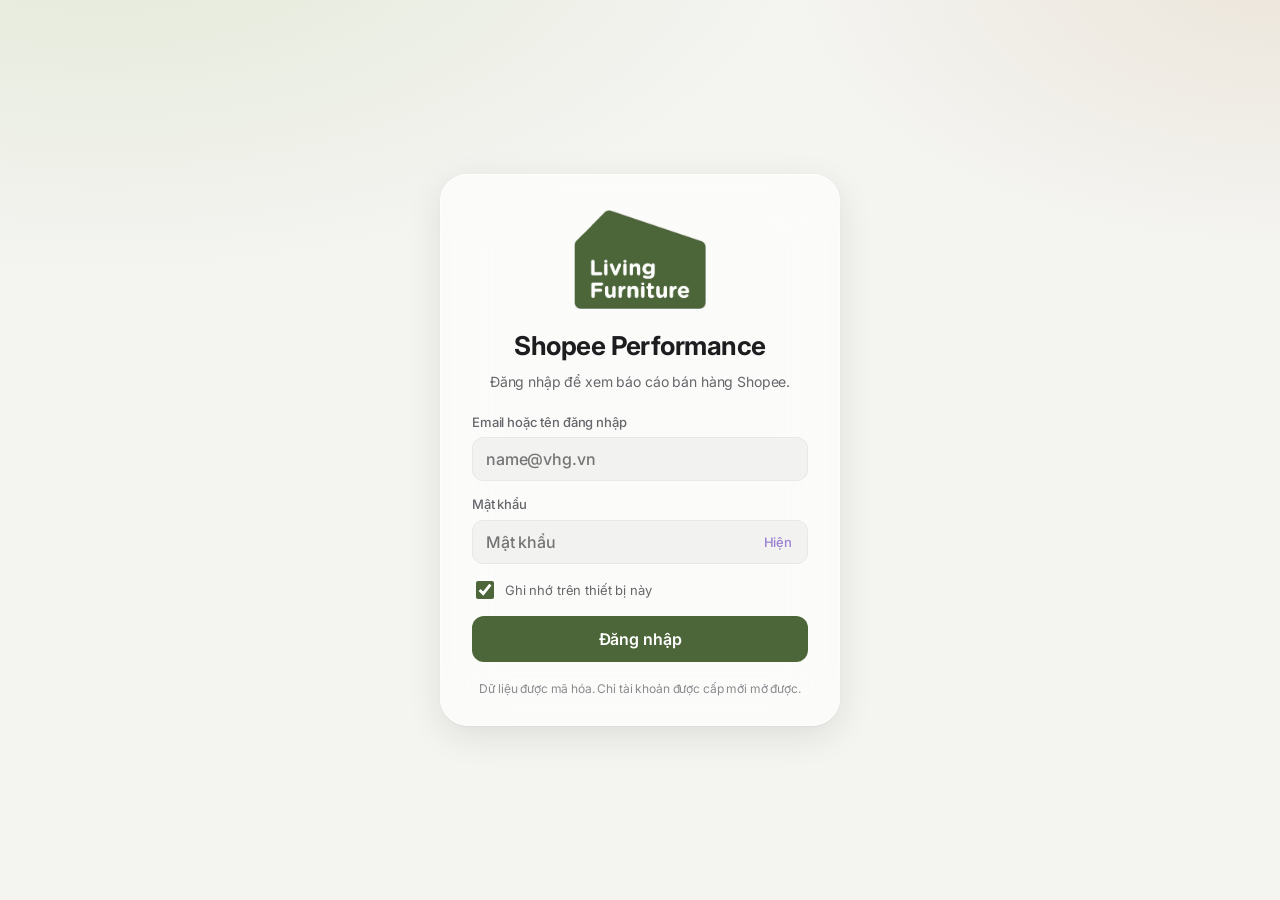
<file: index.html>
<!doctype html>
<html lang="vi">
<head>
<meta charset="utf-8">
<meta name="viewport" content="width=device-width,initial-scale=1,viewport-fit=cover">
<title>Living Furniture · Shopee Performance</title>
<meta name="robots" content="noindex,nofollow">
<meta name="theme-color" content="#f5f5f7" media="(prefers-color-scheme: light)">
<meta name="theme-color" content="#000000" media="(prefers-color-scheme: dark)">
<link rel="icon" type="image/png" href="assets/favicon.png">
<link rel="apple-touch-icon" href="assets/apple-touch-icon.png">
<link rel="manifest" href="manifest.webmanifest">
<meta name="apple-mobile-web-app-capable" content="yes">
<meta name="apple-mobile-web-app-title" content="LF Dashboard">
<link rel="preconnect" href="https://fonts.googleapis.com">
<link rel="preconnect" href="https://fonts.gstatic.com" crossorigin>
<link rel="stylesheet" href="https://fonts.googleapis.com/css2?family=Inter:opsz,wght@14..32,400..700&display=swap">
<link rel="stylesheet" href="assets/styles.css?v=25">
</head>
<body>

<!-- ===== Login ===== -->
<main class="login" id="login">
  <form class="login-card glass" id="loginForm" autocomplete="on" novalidate>
    <img class="login-logo" src="assets/logo.png" alt="Living Furniture" width="132" height="98">
    <h1>Shopee Performance</h1>
    <p class="login-sub">Đăng nhập để xem báo cáo bán hàng Shopee.</p>
    <label class="field"><span>Email hoặc tên đăng nhập</span><input id="email" name="email" type="text" autocomplete="username" autocapitalize="none" spellcheck="false" required placeholder="name@vhg.vn"></label>
    <label class="field"><span>Mật khẩu</span>
      <span class="pw"><input id="password" name="password" type="password" autocomplete="current-password" required placeholder="Mật khẩu"><button type="button" class="pw-toggle" id="pwToggle" aria-label="Hiện mật khẩu">Hiện</button></span>
    </label>
    <label class="check"><input type="checkbox" id="remember" checked> Ghi nhớ trên thiết bị này</label>
    <p class="login-err" id="loginErr" role="alert" hidden></p>
    <button class="btn-primary" id="loginBtn" type="submit">Đăng nhập</button>
    <p class="login-foot">Dữ liệu được mã hóa. Chỉ tài khoản được cấp mới mở được.</p>
  </form>
</main>

<!-- ===== App ===== -->
<div class="app" id="app" hidden>
  <aside class="sidebar glass" id="sidebar" aria-label="Bộ lọc và điều hướng">
    <div class="side-head">
      <img src="assets/logo.png" alt="Living Furniture" class="side-logo" width="64" height="48">
      <div class="side-id"><label class="shop-switch" title="Chọn shop"><span class="side-title-text">Living Furniture</span><select id="shopSel" aria-label="Chọn shop"></select><svg viewBox="0 0 24 24"><path d="M7 10l5 5 5-5"/></svg></label><div class="side-sub">Shopee · living_furniture</div></div>
      <button class="icon-btn only-mobile" id="closeFilters" aria-label="Đóng bộ lọc"><svg viewBox="0 0 24 24"><path d="M6 6l12 12M18 6L6 18"/></svg></button>
    </div>

    <nav class="side-nav" aria-label="Mục">
      <a href="#overview" data-nav="overview" class="active"><svg viewBox="0 0 24 24"><rect x="3" y="3" width="7" height="8" rx="2"/><rect x="14" y="3" width="7" height="5" rx="2"/><rect x="14" y="12" width="7" height="9" rx="2"/><rect x="3" y="15" width="7" height="6" rx="2"/></svg>Tổng quan</a>
      <a href="#sales" data-nav="sales"><svg viewBox="0 0 24 24"><path d="M3 17l6-6 4 4 8-8"/><path d="M15 7h6v6"/></svg>Doanh số</a>
      <a href="#products" data-nav="products"><svg viewBox="0 0 24 24"><path d="M4 7l8-4 8 4-8 4z"/><path d="M4 7v10l8 4 8-4V7"/><path d="M12 11v10"/></svg>Sản phẩm & giá</a>
      <a href="#promos" data-nav="promos"><svg viewBox="0 0 24 24"><path d="M20 12l-8 8-9-9V3h8z"/><circle cx="7.5" cy="7.5" r="1.5"/></svg>Khuyến mãi & Flash Sale</a>
      <a href="#customers" data-nav="customers"><svg viewBox="0 0 24 24"><path d="M12 21s-7-6.2-7-11a7 7 0 0 1 14 0c0 4.8-7 11-7 11z"/><circle cx="12" cy="10" r="2.5"/></svg>Khách hàng & khu vực</a>
      <a href="#live" data-nav="live"><svg viewBox="0 0 24 24"><rect x="3" y="6" width="13" height="12" rx="2"/><path d="M16 10l5-3v10l-5-3z"/></svg>Live & Video</a>
      <a href="#reviews" data-nav="reviews"><svg viewBox="0 0 24 24"><path d="M12 3l2.7 5.6 6.1.9-4.4 4.3 1 6.1L12 17l-5.4 2.9 1-6.1-4.4-4.3 6.1-.9z"/></svg>Đánh giá</a>
      <a href="#ads" data-nav="ads"><svg viewBox="0 0 24 24"><path d="M3 11v2a1 1 0 0 0 1 1h2l5 4V6L6 10H4a1 1 0 0 0-1 1z"/><path d="M15 9a4 4 0 0 1 0 6M18 6a8 8 0 0 1 0 12"/></svg>Shopee Ads</a>
      <a href="#orders" data-nav="orders"><svg viewBox="0 0 24 24"><path d="M6 3h12v18l-3-2-3 2-3-2-3 2z"/><path d="M9 8h6M9 12h6M9 16h3"/></svg>Đơn hàng</a>
    </nav>

    <div class="filters">
      <div class="f-label">Khoảng ngày</div>
      <div class="presets" id="presets">
        <button data-p="today">Hôm nay</button><button data-p="yesterday">Hôm qua</button>
        <button data-p="7">7 ngày</button><button data-p="30">30 ngày</button>
        <button data-p="month">Tháng này</button><button data-p="lastmonth">Tháng trước</button>
        <button data-p="year">Năm nay</button><button data-p="all">Toàn bộ</button>
      </div>
      <div class="dates">
        <label><span>Từ ngày</span><input type="date" id="dFrom"></label>
        <label><span>Đến ngày</span><input type="date" id="dTo"></label>
      </div>
      <label class="sel"><span>Theo tháng</span><select id="monthSel"><option value="">Chọn tháng…</option></select></label>
      <label class="sel"><span>So sánh với</span><select id="cmpSel"><option value="prev">Kỳ trước cùng độ dài</option><option value="yoy">Cùng kỳ năm trước</option><option value="none">Không so sánh</option></select></label>

      <div class="f-label">Lọc dữ liệu</div>
      <label class="sel"><span>Phân loại (SKU)</span><select id="skuSel"><option value="">Tất cả phân loại</option></select></label>
      <label class="sel"><span>Khu vực</span><select id="regionSel"><option value="">Toàn quốc</option><option>Miền Bắc</option><option>Miền Trung</option><option>Miền Nam</option></select></label>
      <label class="sel"><span>Đơn vị vận chuyển</span><select id="carrierSel"><option value="">Tất cả</option></select></label>
      <div class="active-filters" id="activeFilters"></div>
      <button class="btn-ghost" id="resetFilters">Xóa bộ lọc</button>
    </div>

    <div class="side-foot">
      <div class="sync" id="syncInfo">—</div>
      <div class="side-actions">
        <button class="btn-ghost sm" id="themeBtn">Sáng / tối</button>
        <button class="btn-ghost sm" id="logoutBtn">Đăng xuất</button>
      </div>
    </div>
  </aside>

  <div class="main" id="main">
    <header class="toolbar glass" id="toolbar">
      <button class="icon-btn only-mobile" id="openFilters" aria-label="Mở bộ lọc"><svg viewBox="0 0 24 24"><path d="M4 6h16M7 12h10M10 18h4"/></svg></button>
      <div class="tb-title"><span id="tbTitle">Tổng quan</span><span class="tb-range" id="tbRange">—</span></div>
      <div class="tb-right">
        <span class="chip-live"><i></i>Tự cập nhật 16:00 hằng ngày</span>
        <button class="btn-ghost sm" id="exportBtn">Xuất CSV đơn hàng</button>
      </div>
    </header>

    <div class="content">
      <!-- ===== Overview ===== -->
      <section id="overview" class="sec">
        <div class="hero">
          <div>
            <div class="eyebrow" id="heroRange">—</div>
            <h1 class="large-title">Tổng quan</h1>
            <p class="hero-note" id="heroNote"></p>
          </div>
          <div class="hero-cmp" id="cmpLabel"></div>
        </div>

        <div class="biz" id="biz"></div>

        <div class="card waterfall-card">
          <div class="card-h">
            <div><h3>Từ NMV đến NMV thực nhận</h3><p class="card-sub">Mỗi thanh là một khoản bị trừ khỏi NMV, kèm tỷ lệ trên NMV</p></div>
            <div class="recon" id="reconChip"></div>
          </div>
          <div id="waterfall"></div>
        </div>

        <div class="sec-h"><h2>Chỉ số nổi bật</h2><span class="sec-sub">Tỷ lệ % luôn tính trên NMV. Mũi tên là thay đổi so với kỳ so sánh.</span></div>
        <div class="mgrid" id="groups"></div>

        <div class="cards-2">
          <div class="card" id="targetCard"></div>
          <div class="card" id="channelCard"></div>
        </div>
        <div class="card lf-only" id="kpiCard"></div>
      </section>

      <!-- ===== Sales ===== -->
      <section id="sales" class="sec">
        <div class="sec-h big"><h2>Doanh số</h2><span class="sec-sub">Rê chuột (hoặc chạm) vào từng cột để xem đủ chỉ số của ngày, tháng đó</span></div>
        <div class="card">
          <div class="card-h">
            <div><h3 id="dailyTitle">Doanh số theo ngày</h3><p class="card-sub" id="dailyNote"></p></div>
            <div class="seg" id="dailyMetric"><button data-m="day" class="on">Ngày</button><button data-m="week">Tuần</button><button data-m="month">Tháng</button></div>
          </div>
          <div class="chart" id="dailyChart"></div>
          <div class="legend" id="dailyLegend"></div>
        </div>
        <div class="cards-2">
          <div class="card">
            <div class="card-h">
              <div><h3>Theo tháng</h3><p class="card-sub">Toàn bộ dữ liệu · bấm cột để xem tháng đó</p></div>
              <div class="seg" id="monthlyMetric"><button data-m="nmv" class="on">NMV</button><button data-m="gmv">GMV</button><button data-m="units">Sản phẩm</button></div>
            </div>
            <div class="chart" id="monthlyChart"></div>
            <div class="legend" id="monthlyLegend"></div>
          </div>
          <div class="card">
            <div class="card-h"><div><h3>Theo thứ trong tuần</h3><p class="card-sub">Trong khoảng đang chọn</p></div></div>
            <div class="chart" id="weekdayChart"></div>
            <div class="legend"><span><i class="lg-bar" style="--c:var(--c-brand)"></i>Cột: NMV</span><span><i class="lg-line" style="--c:var(--c-ads)"></i>Đường: số sản phẩm (trục phải)</span></div>
          </div>
        </div>
        <div class="card">
          <div class="card-h"><div><h3>Khung giờ đặt hàng</h3><p class="card-sub">Bấm một cột để lọc theo giờ</p></div><button class="link-btn" id="clearHour" hidden>Bỏ lọc giờ</button></div>
          <div class="chart" id="hourChart"></div>
          <div class="legend"><span><i class="lg-bar" style="--c:var(--c-brand)"></i>Cột: NMV theo giờ đặt</span><span><i class="lg-line" style="--c:var(--c-ads)"></i>Đường: số đơn (trục phải)</span></div>
          <p class="foot-note" id="hourNote"></p>
        </div>
      </section>

      <!-- ===== Products & price ===== -->
      <section id="products" class="sec">
        <div class="sec-h big"><h2>Sản phẩm & giá</h2><span class="sec-sub">Giá nào khách mua nhiều, mỗi sản phẩm thực thu bao nhiêu</span></div>
        <div id="skuSection" hidden>
          <div class="tiles sku-tiles" id="skuTiles"></div>
          <div class="cards-2">
            <div class="card"><div class="card-h"><div><h3>Ngành hàng</h3><p class="card-sub">NMV theo nhóm sản phẩm · bấm để lọc bảng SKU</p></div></div><div id="groupChart"></div></div>
            <div class="card"><div class="card-h"><div><h3>Dòng sản phẩm</h3><p class="card-sub">Gộp mọi listing, mọi phân loại của cùng một dòng (Z30, Zf, Prostaff P7…)</p></div></div><div id="lineChart"></div></div>
          </div>
          <div class="card">
            <div class="card-h"><div><h3>SKU chuẩn</h3><p class="card-sub" id="masterSub">Mỗi dòng là một mã sản phẩm chuẩn, cộng dồn từ mọi listing và phân loại bán ra mã đó</p></div>
              <input class="sku-search" id="skuSearch" type="search" placeholder="Tìm SKU, tên…" aria-label="Tìm SKU"></div>
            <div class="tbl-scroll tbl-tall" id="masterTable"></div>
          </div>
          <div class="cards-2">
            <div class="card"><div class="card-h"><div><h3>Listing</h3><p class="card-sub">Listing riêng và listing gộp nhiều phân loại · trong khoảng đang chọn</p></div></div><div class="tbl-scroll tbl-tall" id="listingTable"></div></div>
            <div class="card"><div class="card-h"><div><h3>Kiểm tra khớp SKU</h3><p class="card-sub" id="mapSub"></p></div></div><div id="mapCheck"></div></div>
          </div>
        </div>
        <div class="card lf-only">
          <div class="card-h"><div><h3>Giá bán và thực thu mỗi sản phẩm</h3><p class="card-sub">Gom đơn theo giá bán thực tế (đã trừ giảm giá sản phẩm, chưa trừ voucher)</p></div></div>
          <div class="chart" id="priceChart"></div>
          <div class="legend"><span><i class="lg-bar" style="--c:var(--c-brand)"></i>Cột: số sản phẩm bán ở mức giá đó (trục trái)</span><span><i class="lg-line" style="--c:var(--c-blue)"></i>Đường: thực thu trung bình cho 1 sản phẩm (trục phải)</span></div>
          <div class="tbl-scroll" id="priceTable"></div>
          <dl class="mini-defs">
            <div><dt>Thực thu / sp</dt><dd>(Giá bán − voucher shop − phí sàn) ÷ số sản phẩm. Đây là tiền shop thật sự giữ lại cho 1 sản phẩm.</dd></div>
            <div><dt>Tỷ lệ thực thu</dt><dd>Thực thu ÷ giá bán. Ví dụ 71% nghĩa là bán 100.000 ₫ thì shop giữ lại 71.000 ₫.</dd></div>
            <div><dt>Tỷ trọng số lượng</dt><dd>Số sản phẩm bán ở mức giá đó ÷ tổng số sản phẩm bán trong kỳ.</dd></div>
          </dl>
        </div>
        <div class="cards-2">
          <div class="card">
            <div class="card-h"><div><h3>Số sản phẩm mỗi đơn</h3><p class="card-sub">Bao nhiêu % khách mua từ 2 sản phẩm trở lên</p></div></div>
            <div class="multi-top" id="multiTop"></div>
            <div class="chart" id="multiChart"></div>
            <div class="legend"><span><i class="lg-bar" style="--c:var(--c-indigo)"></i>Cột: số đơn</span><span><i class="lg-line" style="--c:var(--c-brand)"></i>Đường: NMV (trục phải)</span></div>
          </div>
          <div class="card lf-only">
            <div class="card-h"><div><h3>Phân loại & tồn kho</h3><p class="card-sub" id="stockNote"></p></div></div>
            <div class="tbl-scroll" id="skuTable"></div>
            <div class="tbl-scroll" id="stockTable"></div>
          </div>
        </div>
      </section>

      <!-- ===== Promotions ===== -->
      <section id="promos" class="sec">
        <div class="sec-h big"><h2>Khuyến mãi & Flash Sale</h2><span class="sec-sub">Đơn được gán vào Flash Sale khi đặt trong khung giờ và đúng giá Flash Sale; còn lại so với giá của Chương trình của shop</span></div>
        <div class="tiles promo-tiles" id="promoTiles"></div>
        <div class="card">
          <div class="card-h"><div><h3>NMV theo nguồn giá</h3><p class="card-sub">Mỗi ngày, NMV đến từ Flash Sale, giá khuyến mãi thường hay giá khác</p></div></div>
          <div class="chart" id="promoChart"></div>
          <div class="legend"><span><i class="lg-bar" style="--c:var(--c-ads)"></i>Cột cam: NMV từ Flash Sale</span><span><i class="lg-bar" style="--c:var(--c-brand)"></i>Cột xanh: NMV giá khuyến mãi thường</span><span><i class="lg-bar" style="--c:var(--label-3)"></i>Cột xám: giá khác</span><span><i class="lg-line" style="--c:var(--c-indigo)"></i>Đường: số giờ chạy Flash Sale trong ngày (trục phải)</span></div>
        </div>
        <div class="card">
          <div class="card-h"><div><h3>Các khung Flash Sale</h3><p class="card-sub" id="fsSub"></p></div></div>
          <div class="tbl-scroll tbl-tall" id="fsTable"></div>
        </div>
        <div class="cards-2">
          <div class="card"><div class="card-h"><div><h3>Chương trình giảm giá, combo, mua kèm</h3><p class="card-sub">Các chương trình có thời gian chạm vào khoảng đang chọn</p></div></div><div class="tbl-scroll" id="discTable"></div></div>
          <div class="card"><div class="card-h"><div><h3>Mã giảm giá của shop</h3><p class="card-sub">Đã dùng / giới hạn lượt dùng, số lượt khách đã lưu mã</p></div></div><div class="tbl-scroll" id="vchTable"></div></div>
        </div>
        <div class="card" id="promoKpiCard"></div>
      </section>

      <!-- ===== Customers & region ===== -->
      <section id="customers" class="sec">
        <div class="sec-h big"><h2>Khách hàng & khu vực</h2><span class="sec-sub">Bấm vào tỉnh/thành để xem phường/xã; bấm vào cột giờ để lọc cả dashboard</span></div>
        <div class="cards-2">
          <div class="card">
            <div class="card-h"><div><h3>NMV theo miền</h3><p class="card-sub">Bấm một miền để lọc</p></div></div>
            <div class="donut-wrap"><div id="regionDonut"></div><div id="regionTable"></div></div>
          </div>
          <div class="card">
            <div class="card-h"><div><h3>Tỉnh / thành phố</h3><p class="card-sub">Xếp theo NMV · bấm để xem phường/xã</p></div></div>
            <div class="chart" id="provChart"></div>
          </div>
        </div>
        <div class="card">
          <div class="card-h"><div><h3 id="wardTitle">Phường / xã</h3><p class="card-sub" id="wardSub">Top phường/xã theo NMV</p></div><button class="link-btn" id="wardBack" hidden>Xem tất cả tỉnh</button></div>
          <div class="chart" id="wardChart"></div>
        </div>
        <div class="cards-1">
          <div class="card">
            <div class="card-h"><div><h3>Đơn vị vận chuyển</h3><p class="card-sub">Hàng cồng kềnh · bấm để lọc</p></div></div>
            <div class="donut-wrap"><div id="carrierDonut"></div><div id="carrierTable"></div></div>
          </div>
        </div>
        <div class="card">
          <div class="card-h"><div><h3>Giao hỏa tốc & kênh vận chuyển</h3><p class="card-sub" id="expSub">Theo kênh vận chuyển khách chọn khi đặt hàng</p></div></div>
          <div class="tiles exp-tiles" id="expTiles"></div>
          <div class="tbl-scroll" id="chanTable"></div>
        </div>
      </section>

      <section id="live" class="sec">
        <div class="sec-h big"><h2>Live & Video</h2><span class="sec-sub">Số liệu Shopee Live và Shopee Video từ Creator Center, theo khoảng ngày đang chọn</span></div>
        <div class="card" id="videoCard">
          <div class="card-h"><div><h3>Shopee Video & Livestream</h3><p class="card-sub" id="videoSub"></p></div></div>
          <div class="tiles video-tiles" id="videoTiles"></div>
          <div class="chart" id="videoChart"></div>
          <div class="legend"><span><i class="lg-bar" style="--c:var(--c-indigo)"></i>Lượt xem video</span><span><i class="lg-bar" style="--c:var(--c-teal)"></i>Lượt xem live</span><span><i class="lg-line" style="--c:var(--c-blue)"></i>Doanh thu video + live (₫, trục phải)</span></div>
          <div class="tbl-scroll" id="liveTable"></div>
          <div class="tbl-scroll" id="videoTable"></div>
        </div>
        <div class="cards-2">
          <div class="card"><div class="card-h"><div><h3>Người xem video</h3><p class="card-sub" id="vDemoSub"></p></div></div><div id="vDemo" class="demo"></div></div>
          <div class="card"><div class="card-h"><div><h3>Người xem livestream</h3><p class="card-sub" id="lDemoSub"></p></div></div><div id="lDemo" class="demo"></div></div>
        </div>
        <div class="card"><div class="card-h"><div><h3>Hiệu quả từng video</h3><p class="card-sub">Cộng dồn các tháng nằm trong khoảng đang chọn</p></div></div><div class="tbl-scroll" id="vPerf"></div></div>
        <div class="card"><div class="card-h"><div><h3>Hiệu quả từng phiên livestream</h3><p class="card-sub">Theo các tháng trong khoảng đang chọn</p></div></div><div class="tbl-scroll" id="lPerf"></div></div>
        <div class="card"><div class="card-h"><div><h3>Sản phẩm trong Video & Live</h3><p class="card-sub">Sản phẩm được click / bán qua video và livestream</p></div></div><div class="tbl-scroll" id="vlProd"></div></div>
      </section>

      <!-- ===== Reviews ===== -->
      <section id="reviews" class="sec">
        <div class="sec-h big"><h2>Đánh giá của khách</h2><span class="sec-sub">Theo ngày khách đánh giá · nguồn: Quản lý Đánh Giá</span></div>
        <div class="cards-2 reviews-top">
          <div class="card" id="ratingCard"></div>
          <div class="card" id="ratingStats"></div>
        </div>
        <div class="card"><div class="card-h"><div><h3>Nhận xét gần đây</h3><p class="card-sub" id="reviewSub"></p></div></div><div class="review-list" id="reviewList"></div></div>
      </section>

      <!-- ===== Ads ===== -->
      <section id="ads" class="sec">
        <div class="sec-h big"><h2>Shopee Ads</h2><span class="sec-sub" id="adsSub"></span></div>
        <div class="tiles" id="adsTiles"></div>
        <div class="cards-2">
          <div class="card" id="walletCard"></div>
          <div class="card"><div class="card-h"><div><h3>Sổ giao dịch tài khoản Ads</h3><p class="card-sub">Tiền vào (nạp, tặng) và tiền bị trừ khi chạy quảng cáo</p></div></div><div class="tbl-scroll" id="ledgerTable"></div></div>
        </div>
        <div class="card">
          <div class="card-h"><div><h3>Chi phí và doanh số Ads theo ngày</h3><p class="card-sub">Rê vào từng ngày để xem lượt xem, click, đơn, ROAS</p></div></div>
          <div class="chart" id="adsChart"></div>
          <div class="legend"><span><i class="lg-bar" style="--c:var(--c-good)"></i>Cột xanh: chi phí trả bằng tiền Shopee tặng</span><span><i class="lg-bar" style="--c:var(--c-blue)"></i>Cột xanh dương: chi phí trả bằng tiền LF nạp</span><span><i class="lg-line" style="--c:var(--c-ads)"></i>Đường: doanh số từ Ads (trục phải)</span></div>
        </div>
        <div class="cards-2">
          <div class="card"><div class="card-h"><div><h3>Phễu quảng cáo</h3><p class="card-sub">Tỷ lệ chuyển từ bước trước sang bước sau</p></div></div><div id="funnel"></div></div>
          <div class="card"><div class="card-h"><div><h3>Chi tiết theo ngày</h3></div></div><div class="tbl-scroll" id="adsTable"></div></div>
        </div>
      </section>

      <!-- ===== Orders ===== -->
      <section id="orders" class="sec">
        <div class="sec-h big"><h2>Đơn hàng</h2><span class="sec-sub" id="ordersSub"></span></div>
        <div class="card">
          <div class="orders-tools">
            <input type="search" id="orderSearch" placeholder="Tìm mã đơn, phường, tỉnh, SKU…" aria-label="Tìm đơn">
            <div class="seg" id="statusSeg"><button data-s="" class="on">Tất cả</button><button data-s="wait">Chờ xử lý</button><button data-s="ship">Đang giao</button><button data-s="ok">Đã giao</button><button data-s="cx">Đã hủy</button></div>
          </div>
          <div class="tbl-scroll" id="ordersTable"></div>
          <div class="pager" id="pager"></div>
        </div>
      </section>

      <section class="sec defs">
        <div class="sec-h"><h2>Cách tính</h2></div>
        <dl class="def-grid">
          <div><dt>NMV</dt><dd>Giá shop bán (giá sau giảm giá sản phẩm, trước voucher) × số lượng, chỉ tính đơn không bị hủy: Chờ xác nhận, Chờ lấy hàng, Đang giao, Đã giao.</dd></div>
          <div><dt>GMV</dt><dd>Như NMV nhưng tính cả đơn hủy.</dd></div>
          <div><dt>Phí sàn</dt><dd>Phí cố định + Phí dịch vụ + Phí xử lý giao dịch + Phí dịch vụ PiShip, đọc từ "chi tiết doanh thu" của từng đơn. Đơn chưa hoàn tất dùng số Shopee ước tính; Shopee có thể chỉnh lại khi đơn được giao.</dd></div>
          <div><dt>NMV thực nhận</dt><dd>NMV − phí sàn − voucher shop − Ads LF nạp tiền. Tất cả tỷ lệ % trên dashboard đều chia cho NMV.</dd></div>
          <div><dt>Ads LF nạp / Ads Shopee tặng</dt><dd>Theo sổ giao dịch tài khoản Ads: mỗi ngày Shopee trừ tiền tặng (nhiệm vụ) trước, hết mới trừ tiền LF nạp. Chỉ phần LF nạp mới tính là chi phí.</dd></div>
          <div><dt>Phí vận chuyển</dt><dd>Hàng cồng kềnh: Shopee trợ giá phần lớn phí ship, khách trả phần còn lại. Phần ship này đi qua và không phải chi phí của shop, nên không nằm trong thực thu.</dd></div>
        </dl>
        <p class="foot-note">Nguồn: Kênh Người Bán Shopee. Giờ theo GMT+7. Dữ liệu tự cập nhật lúc 16:00 mỗi ngày.</p>
      </section>
    </div>
  </div>

  <nav class="tabbar glass only-mobile" aria-label="Điều hướng">
    <a href="#overview" data-nav="overview" class="active"><svg viewBox="0 0 24 24"><rect x="3" y="3" width="7" height="8" rx="2"/><rect x="14" y="3" width="7" height="5" rx="2"/><rect x="14" y="12" width="7" height="9" rx="2"/><rect x="3" y="15" width="7" height="6" rx="2"/></svg><span>Tổng quan</span></a>
    <a href="#sales" data-nav="sales"><svg viewBox="0 0 24 24"><path d="M3 17l6-6 4 4 8-8"/><path d="M15 7h6v6"/></svg><span>Doanh số</span></a>
    <a href="#customers" data-nav="customers"><svg viewBox="0 0 24 24"><path d="M12 21s-7-6.2-7-11a7 7 0 0 1 14 0c0 4.8-7 11-7 11z"/><circle cx="12" cy="10" r="2.5"/></svg><span>Khách</span></a>
    <a href="#ads" data-nav="ads"><svg viewBox="0 0 24 24"><path d="M3 11v2a1 1 0 0 0 1 1h2l5 4V6L6 10H4a1 1 0 0 0-1 1z"/><path d="M15 9a4 4 0 0 1 0 6"/></svg><span>Ads</span></a>
    <button id="tabFilters"><svg viewBox="0 0 24 24"><path d="M4 6h16M7 12h10M10 18h4"/></svg><span>Bộ lọc</span></button>
  </nav>
  <div class="scrim" id="scrim" hidden></div>
</div>

<div class="tooltip" id="tooltip" role="status"></div>
<script src="assets/app.js?v=25"></script>
<script>if ('serviceWorker' in navigator) addEventListener('load', () => navigator.serviceWorker.register('sw.js').catch(() => {}));</script>
</body>
</html>
</file>
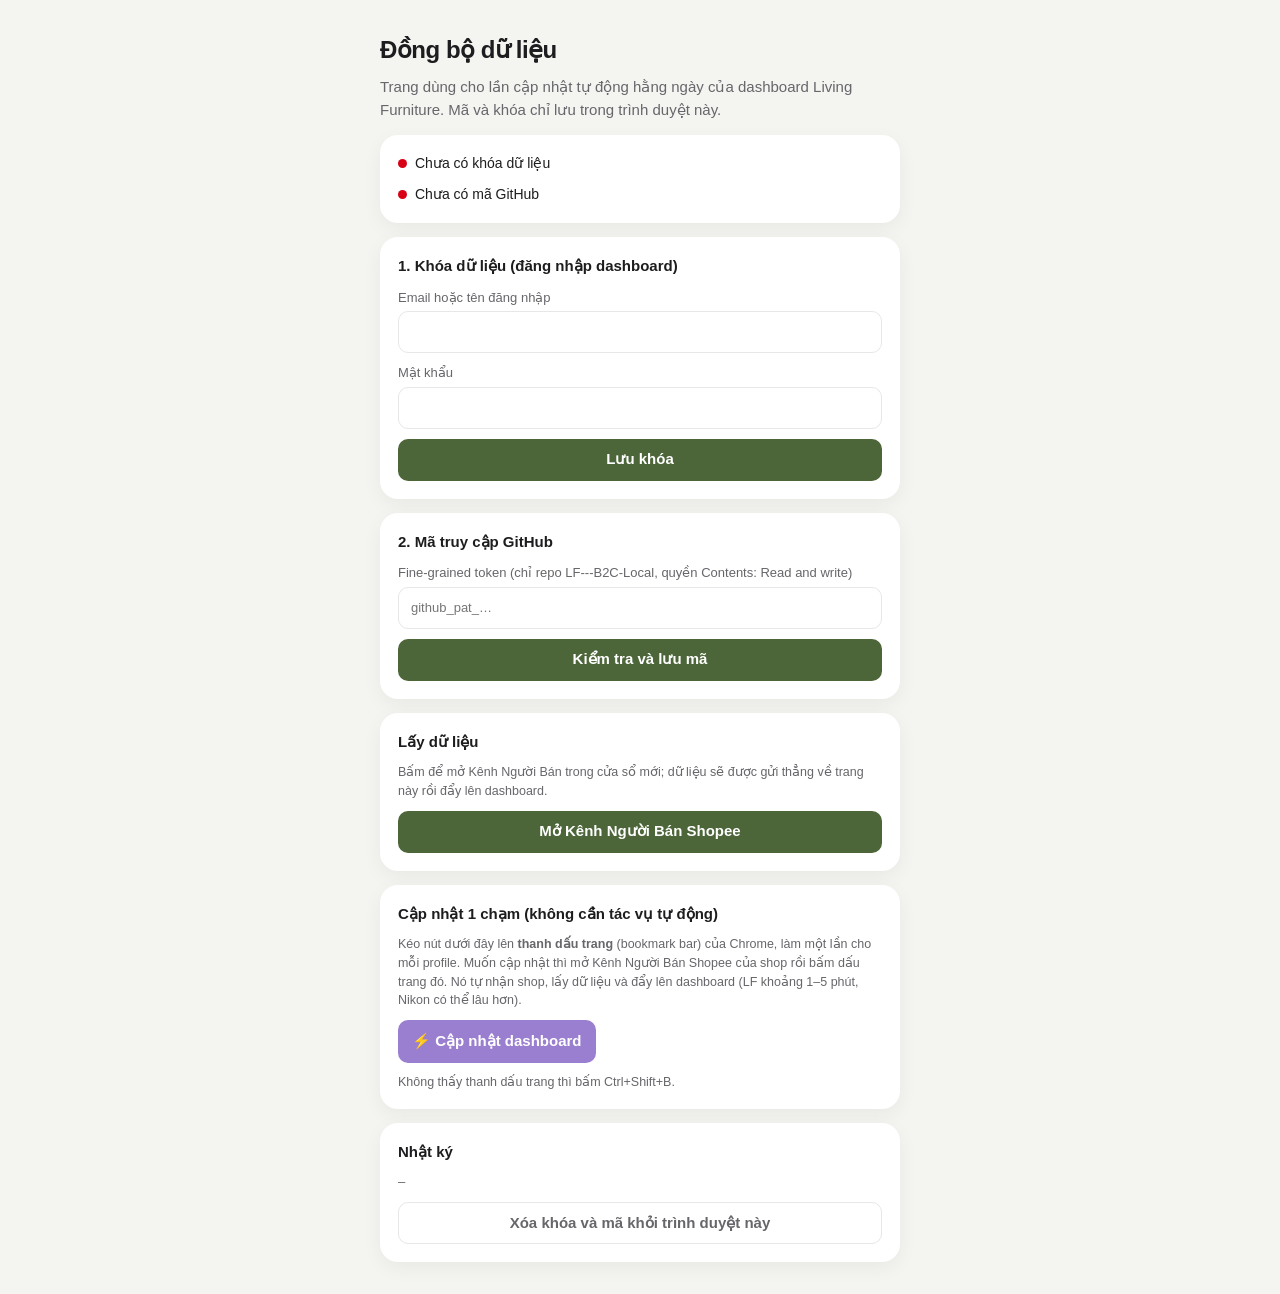
<file: sync.html>
<!doctype html>
<html lang="vi">
<head>
<meta charset="utf-8">
<meta name="viewport" content="width=device-width,initial-scale=1">
<meta name="robots" content="noindex,nofollow">
<title>LF Sync</title>
<link rel="icon" href="assets/favicon.png">
<style>
:root{--bg:#f4f4f1;--card:#fff;--fg:#1d1d1f;--fg2:#66666b;--sep:rgba(60,60,67,.12);--brand:#4c6639;--ok:#248a3d;--bad:#d70015;color-scheme:light}
@media (prefers-color-scheme:dark){:root{--bg:#000;--card:#1c1c1e;--fg:#f5f5f7;--fg2:#a1a1a6;--sep:rgba(84,84,88,.6);--brand:#8db36f;--ok:#30d158;--bad:#ff453a;color-scheme:dark}}
*{box-sizing:border-box}body{margin:0;background:var(--bg);color:var(--fg);font:15px/1.5 -apple-system,BlinkMacSystemFont,"SF Pro Text","Inter","Segoe UI",Roboto,sans-serif;padding:32px max(16px,env(safe-area-inset-right)) 32px max(16px,env(safe-area-inset-left))}
main{max-width:520px;margin:0 auto;display:grid;gap:14px}
h1{font-size:24px;margin:0;letter-spacing:-.02em}.sub{color:var(--fg2);margin:-6px 0 0}
.card{background:var(--card);border-radius:18px;padding:18px;display:grid;gap:10px;box-shadow:0 6px 20px rgba(0,0,0,.05)}
h2{font-size:15px;margin:0}label{display:grid;gap:4px;font-size:13px;color:var(--fg2)}
input{height:42px;border-radius:10px;border:1px solid var(--sep);background:transparent;color:var(--fg);padding:0 12px;font:inherit;width:100%}
button{height:42px;border:0;border-radius:10px;background:var(--brand);color:#fff;font:inherit;font-weight:600;cursor:pointer}
button.ghost{background:transparent;color:var(--fg2);border:1px solid var(--sep)}
.st{display:flex;gap:8px;align-items:center;font-size:14px}.dot{width:9px;height:9px;border-radius:50%;background:var(--bad);flex:none}.dot.on{background:var(--ok)}
.note{font-size:12.5px;color:var(--fg2);margin:0}#log{font:12px/1.5 ui-monospace,Menlo,monospace;white-space:pre-wrap;color:var(--fg2);margin:0;overflow-wrap:anywhere}
</style>
</head>
<body>
<main>
  <h1>Đồng bộ dữ liệu</h1>
  <p class="sub">Trang dùng cho lần cập nhật tự động hằng ngày của dashboard Living Furniture. Mã và khóa chỉ lưu trong trình duyệt này.</p>
  <section class="card">
    <div class="st"><span class="dot" id="dKey"></span><span id="sKey">Chưa có khóa dữ liệu</span></div>
    <div class="st"><span class="dot" id="dTok"></span><span id="sTok">Chưa có mã GitHub</span></div>
  </section>
  <form class="card" id="fKey">
    <h2>1. Khóa dữ liệu (đăng nhập dashboard)</h2>
    <label>Email hoặc tên đăng nhập<input id="email" type="text" autocomplete="username" autocapitalize="none" required></label>
    <label>Mật khẩu<input id="pass" type="password" autocomplete="current-password" required></label>
    <button>Lưu khóa</button>
  </form>
  <form class="card" id="fTok">
    <h2>2. Mã truy cập GitHub</h2>
    <label>Fine-grained token (chỉ repo LF---B2C-Local, quyền Contents: Read and write)<input id="tok" type="password" autocomplete="off" required placeholder="github_pat_…"></label>
    <button>Kiểm tra và lưu mã</button>
  </form>
  <section class="card"><h2>Lấy dữ liệu</h2><p class="note">Bấm để mở Kênh Người Bán trong cửa sổ mới; dữ liệu sẽ được gửi thẳng về trang này rồi đẩy lên dashboard.</p><button type="button" id="openShop">Mở Kênh Người Bán Shopee</button></section>
  <section class="card"><h2>Cập nhật 1 chạm (không cần tác vụ tự động)</h2>
    <p class="note">Kéo nút dưới đây lên <b>thanh dấu trang</b> (bookmark bar) của Chrome, làm một lần cho mỗi profile. Muốn cập nhật thì mở Kênh Người Bán Shopee của shop rồi bấm dấu trang đó. Nó tự nhận shop, lấy dữ liệu và đẩy lên dashboard (LF khoảng 1–5 phút, Nikon có thể lâu hơn).</p>
    <a id="bm" style="display:inline-block;padding:10px 14px;border-radius:10px;background:#9a7fd0;color:#fff;font-weight:600;text-decoration:none;cursor:grab;width:max-content" href="javascript:(()=>{fetch('https://raw.githubusercontent.com/khoimr11/LF---B2C-Local/main/scripts/autorun.js?t='+Date.now()).then(r=>r.text()).then(t=>(0,eval)(t)).catch(e=>alert('Cập nhật dashboard: '+e))})()">⚡ Cập nhật dashboard</a>
    <p class="note">Không thấy thanh dấu trang thì bấm Ctrl+Shift+B.</p></section>
  <section class="card"><h2>Nhật ký</h2><pre id="log">—</pre><button class="ghost" id="forget" type="button">Xóa khóa và mã khỏi trình duyệt này</button></section>
</main>
<script>
(() => {
'use strict';
const REPO = 'khoimr11/LF---B2C-Local', FILES = { lf: 'data/data.enc.json', nikon: 'data/nikon.enc.json' }, api = shop => 'https://api.github.com/repos/' + REPO + '/contents/' + FILES[shop];
const KN = shop => shop === 'lf' ? 'lf-key' : 'lf-key-' + shop;
const $ = s => document.querySelector(s);
const ls = { get: k => { try { return localStorage.getItem(k) || sessionStorage.getItem(k); } catch (e) { return null; } }, set: (k, v) => { try { localStorage.setItem(k, v); } catch (e) {} }, del: k => { try { localStorage.removeItem(k); sessionStorage.removeItem(k); } catch (e) {} } };
const b64d = s => Uint8Array.from(atob(s), c => c.charCodeAt(0));
const b64e = u => { let s = ''; for (let i = 0; i < u.length; i += 0x8000) s += String.fromCharCode.apply(null, u.subarray(i, i + 0x8000)); return btoa(s); };
const log = m => { const el = $('#log'); el.textContent = (el.textContent === '—' ? '' : el.textContent + '\n') + new Date().toLocaleTimeString('vi-VN') + '  ' + m; };
const tokH = () => ({ Authorization: 'Bearer ' + ls.get('lf-gh'), Accept: 'application/vnd.github+json', 'X-GitHub-Api-Version': '2022-11-28' });
function refresh() {
  const k = !!ls.get('lf-key'), t = !!ls.get('lf-gh');
  $('#dKey').classList.toggle('on', k); $('#sKey').textContent = k ? 'Đã có khóa dữ liệu' : 'Chưa có khóa dữ liệu';
  $('#dTok').classList.toggle('on', t); $('#sTok').textContent = t ? 'Đã có mã GitHub' : 'Chưa có mã GitHub';
}
async function getFile(shop) {
  const r = await fetch(api(shop) + '?ref=main&t=' + Date.now(), { headers: tokH(), cache: 'no-store' });
  if (!r.ok) throw new Error('GitHub đọc file lỗi ' + r.status);
  const j = await r.json(); return { sha: j.sha, file: JSON.parse(new TextDecoder().decode(b64d(j.content.replace(/\n/g, '')))) };
}
const aes = raw => crypto.subtle.importKey('raw', raw, 'AES-GCM', false, ['encrypt', 'decrypt']);
async function decrypt(file, raw) { return JSON.parse(new TextDecoder().decode(await crypto.subtle.decrypt({ name: 'AES-GCM', iv: b64d(file.iv) }, await aes(raw), b64d(file.ct)))); }
async function encrypt(obj, raw, file) {
  const iv = crypto.getRandomValues(new Uint8Array(12));
  const ct = new Uint8Array(await crypto.subtle.encrypt({ name: 'AES-GCM', iv }, await aes(raw), new TextEncoder().encode(JSON.stringify(obj))));
  return { v: 1, kdf: file.kdf, iter: file.iter, salt: file.salt, iv: b64e(iv), ct: b64e(ct), updated: new Date().toISOString() };
}
// same rules as scripts/data-tool.mjs merge
function merge(data, add) {
  const bySn = new Map(data.orders.map(r => [r[0], r])); let added = 0, updated = 0;
  for (const r of add.orders || []) { const old = bySn.get(r[0]); if (!old) { bySn.set(r[0], r); added++; continue; }
    const m = r.slice(); for (let i = 11; i < Math.max(m.length, old.length); i++) if (m[i] === null || m[i] === undefined) m[i] = old[i] ?? null; bySn.set(r[0], m); updated++; }
  data.orders = [...bySn.values()].sort((a, b) => b[1] - a[1]);
  const byDay = new Map((data.ads || []).map(r => [r[0], r])); for (const r of add.ads || []) byDay.set(r[0], r); data.ads = [...byDay.values()].sort((a, b) => a[0] - b[0]);
  if (add.products && add.products.length) data.products = add.products;
  if (add.vlMonths && Object.keys(add.vlMonths).length) data.vlMonths = Object.assign(data.vlMonths || {}, add.vlMonths);
  for (const key of ['videoDaily', 'liveDaily']) if (add[key] && add[key].length) { const m = new Map((data[key] || []).map(r => [r[0], r])); add[key].forEach(r => m.set(r[0], r)); data[key] = [...m.values()].sort((x, y) => x[0] - y[0]); }
  if (add.videos && add.videos.length) { data.videos = add.videos; data.videosAt = add.videosAt || Math.floor(Date.now() / 1000); }
  if (add.reviews && add.reviews.length) { const rk = r => r[4] + '|' + r[0], m = new Map((data.reviews || []).map(r => [rk(r), r])); for (const r of add.reviews) m.set(rk(r), r); data.reviews = [...m.values()].sort((a, b) => b[0] - a[0]); }
  if (add.promo) { const P = data.promo || (data.promo = { fs: [], disc: [], vch: [], kpi: [] });
    for (const k of ['fs', 'disc', 'vch']) { const m = new Map((P[k] || []).map(r => [r[0], r])); (add.promo[k] || []).forEach(r => m.set(r[0], r)); P[k] = [...m.values()].sort((a, b) => b[k === 'fs' ? 1 : 3] - a[k === 'fs' ? 1 : 3]); }
    const km = new Map((P.kpi || []).map(r => [r[0] + '|' + r[2], r])); (add.promo.kpi || []).forEach(r => km.set(r[0] + '|' + r[2], r)); P.kpi = [...km.values()].sort((a, b) => a[2] - b[2]); }
  if (add.catalog && add.catalog.length) data.catalog = add.catalog;
  if (add.ledger && add.ledger.length) { const from = Math.min(...add.ledger.map(r => r[0])); data.ledger = (data.ledger || []).filter(r => r[0] < from).concat(add.ledger).sort((a, b) => a[0] - b[0]); }
  data.meta = { ...(data.meta || {}), at: Math.floor(Date.now() / 1000) };
  return { added, updated };
}
let buf = [], shopWin = null, got = null;
// nhận gói dữ liệu từ tab Shopee do chính trang này mở (postMessage, chỉ chấp nhận đúng cửa sổ và đúng origin)
addEventListener('message', async e => {
  if (e.origin !== 'https://banhang.shopee.vn' || !e.data || !e.source) return;
  // chỉ nhận từ tab Shopee do trang này mở, hoặc tab Shopee đã mở trang này (bookmark 1 chạm)
  if (e.source !== shopWin && e.source !== window.opener) return;
  if (e.data.type === 'lfsync-ping') { e.source.postMessage({ type: 'lfsync-pong' }, e.origin); return; }
  if (e.data.type !== 'lfsync-pack') return;
  buf = [String(e.data.json)]; got = { chars: buf[0].length, at: Date.now() }; log('Đã nhận dữ liệu từ Shopee: ' + got.chars + ' ký tự');
  if (!e.data.auto) return;
  // chế độ 1 chạm: tự nhận shop theo tên trong gói rồi đẩy lên
  let shop = null, name = '';
  try { name = JSON.parse(buf[0]).shopName || ''; shop = /living/i.test(name) ? 'lf' : /nikon/i.test(name) ? 'nikon' : null; } catch (x) {}
  const reply = r => { try { e.source.postMessage({ type: 'lfsync-result', ...r }, e.origin); } catch (x) {} };
  if (!shop) { log('Không nhận ra shop trong gói dữ liệu ("' + name + '")'); reply({ ok: false, msg: 'Không nhận ra shop "' + name + '"' }); return; }
  log('Tự động đẩy lên dashboard: ' + shop);
  try { const out = JSON.parse(await LFSYNC.publish(shop)); reply({ ok: true, shop, out }); }
  catch (x) { log('Lỗi: ' + x.message); reply({ ok: false, msg: x.message }); }
});
window.LFSYNC = {
  ready(shop = 'lf') { return JSON.stringify({ shop, key: !!ls.get(KN(shop)), token: !!ls.get('lf-gh') }); },
  reset() { buf = []; got = null; return 'ok'; },
  received() { return JSON.stringify(got); },
  add(s) { buf.push(String(s)); return buf.length + ' parts, ' + buf.join('').length + ' chars'; },
  async publish(shop = 'lf') {
    if (!FILES[shop]) throw new Error('Shop không hợp lệ: ' + shop);
    if (!ls.get(KN(shop)) || !ls.get('lf-gh')) throw new Error('Thiếu khóa dữ liệu hoặc mã GitHub: mở trang sync.html để thiết lập');
    let add; try { add = JSON.parse(buf.join('')); } catch (e) { throw new Error('Gói dữ liệu ghép lại không phải JSON hợp lệ: ' + e.message); }
    const raw = b64d(ls.get(KN(shop))), { sha, file } = await getFile(shop), data = await decrypt(file, raw);
    // Chặn đẩy nhầm shop: gói phải đúng tên shop (nếu có), và đơn trong gói phải trùng một phần với dữ liệu đang có
    const SHOP_RE = { lf: /living/i, nikon: /nikon/i };
    if (add.shopName && SHOP_RE[shop] && !SHOP_RE[shop].test(add.shopName)) throw new Error('Gói dữ liệu là của shop "' + add.shopName + '", không phải ' + shop + ' — dừng để không ghi nhầm');
    if ((add.orders || []).length >= 5 && (data.orders || []).length >= 20) { const have = new Set(data.orders.map(r => r[0])); if (!add.orders.some(r => have.has(r[0]))) throw new Error('Không có đơn nào trùng với dữ liệu ' + shop + ' hiện có — có thể tab Shopee đang đăng nhập shop khác; dừng để không ghi nhầm'); }
    const res = merge(data, add);
    const enc = await encrypt(data, raw, file), d = new Date(Date.now() + 7 * 3600e3);
    const msg = 'data: ' + (shop === 'lf' ? 'Shopee' : shop + ' Shopee') + ' sync ' + d.toISOString().slice(0, 16).replace('T', ' ') + ' GMT+7';
    const r = await fetch(api(shop), { method: 'PUT', headers: { ...tokH(), 'Content-Type': 'application/json' }, body: JSON.stringify({ message: msg, content: b64e(new TextEncoder().encode(JSON.stringify(enc))), sha, branch: 'main' }) });
    if (!r.ok) throw new Error('GitHub ghi file lỗi ' + r.status + ' ' + (await r.text()).slice(0, 160));
    const commit = (await r.json()).commit.sha.slice(0, 7);
    const ok = data.orders.filter(o => !/hủy/i.test(o[3])), y = Math.floor((Date.now() / 1000 + 7 * 3600) / 86400) - 1;
    const yNmv = ok.filter(o => Math.floor((o[1] + 7 * 3600) / 86400) === y).reduce((s, o) => s + o[5], 0);
    buf = []; const out = { commit, ...res, orders: data.orders.length, valid: ok.length, nmvYesterday: yNmv };
    log('Đã đồng bộ ' + JSON.stringify(out)); return JSON.stringify(out);
  }
};
$('#fKey').addEventListener('submit', async e => {
  e.preventDefault();
  const user = $('#email').value.trim().toLowerCase(), pass = $('#pass').value;
  const derive = async (salt, iter) => { const base = await crypto.subtle.importKey('raw', new TextEncoder().encode(user + '\n' + pass), 'PBKDF2', false, ['deriveBits']); return new Uint8Array(await crypto.subtle.deriveBits({ name: 'PBKDF2', hash: 'SHA-256', salt: b64d(salt), iterations: iter || 250000 }, base, 256)); };
  try {
    let shops = null;
    try { const kr = await (await fetch('data/keyring.json?t=' + Date.now(), { cache: 'no-store' })).json(); shops = await Promise.any(kr.users.map(async u => (await decrypt(u, await derive(u.salt, u.iter))).shops)); }
    catch (x) { const f = await (await fetch('data/data.enc.json?t=' + Date.now(), { cache: 'no-store' })).json(); const raw = await derive(f.salt, f.iter); await decrypt(f, raw); shops = { lf: b64e(raw) }; }
    Object.entries(shops).forEach(([k, v]) => ls.set(KN(k), v)); $('#pass').value = ''; log('Đã lưu khóa dữ liệu: ' + Object.keys(shops).join(', '));
  } catch (x) { log('Tài khoản hoặc mật khẩu không đúng'); }
  refresh();
});
$('#fTok').addEventListener('submit', async e => {
  e.preventDefault(); const t = $('#tok').value.trim(); if (!/^(github_pat_|ghp_)/.test(t)) { log('Mã phải bắt đầu bằng github_pat_ — kiểm tra lại đã copy đúng chưa'); return; }
  try {
    const r = await fetch('https://api.github.com/repos/' + REPO, { headers: { Authorization: 'Bearer ' + t, Accept: 'application/vnd.github+json' } });
    const j = await r.json(); if (!r.ok) throw new Error(r.status);
    ls.set('lf-gh', t); $('#tok').value = ''; log('Mã GitHub hợp lệ, đã lưu');
  } catch (x) { log('Mã GitHub không dùng được cho repo ' + REPO + ' (' + x.message + ')'); }
  refresh();
});
$('#openShop').addEventListener('click', () => { shopWin = window.open('https://banhang.shopee.vn/portal/sale/order', 'lfshop'); log(shopWin ? 'Đã mở Kênh Người Bán' : 'Trình duyệt chặn cửa sổ mới'); });
$('#bm').addEventListener('click', e => { e.preventDefault(); alert('Nút này cần KÉO lên thanh dấu trang, không bấm ở đây.\n\n1. Bấm Ctrl+Shift+B để hiện thanh dấu trang.\n2. Giữ chuột vào nút tím, kéo thả lên thanh dấu trang.\n3. Mở Kênh Người Bán Shopee rồi bấm dấu trang vừa tạo.'); });
$('#forget').addEventListener('click', () => { ls.del('lf-key'); ls.del('lf-key-nikon'); ls.del('lf-gh'); log('Đã xóa khóa và mã'); refresh(); });
refresh();
})();
</script>
</body>
</html>
</file>
<file: assets/styles.css>
/* Living Furniture · Shopee Performance — v3
   Apple-style system UI: SF Pro on Apple devices, Inter elsewhere.
   Liquid-glass material only on chrome (sidebar, toolbar, tab bar, tooltip, login);
   content sits on calm grouped cards. Brand green from the logo. */
:root {
  --font: -apple-system, BlinkMacSystemFont, "SF Pro Text", "SF Pro Display", "Inter", "Segoe UI", Roboto, "Helvetica Neue", Arial, sans-serif;
  --font-display: -apple-system, BlinkMacSystemFont, "SF Pro Display", "Inter", "Segoe UI", Roboto, sans-serif;
  --mono: ui-monospace, "SF Mono", SFMono-Regular, Menlo, Consolas, monospace;

  --bg: #f4f4f1;
  --bg-grad: radial-gradient(1200px 640px at 8% -12%, #e2e9d6 0%, transparent 60%), radial-gradient(900px 520px at 100% -4%, #ece5da 0%, transparent 55%), #f4f4f1;
  --card: #ffffff;
  --card-2: #f7f7f4;
  --label: #1d1d1f;
  --label-2: #66666b;
  --label-3: #8a8a8f;
  --sep: rgba(60, 60, 67, .11);
  --fill: rgba(120, 120, 128, .13);
  --fill-2: rgba(120, 120, 128, .075);
  --glass: rgba(255, 255, 255, .66);
  --glass-edge: rgba(255, 255, 255, .92);
  --glass-shadow: 0 10px 34px rgba(30, 40, 20, .10), 0 1px 2px rgba(0, 0, 0, .05);
  --card-shadow: 0 1px 1px rgba(0, 0, 0, .03), 0 6px 20px rgba(40, 50, 30, .05);
  --lead-grad: linear-gradient(150deg, #5d7d45 0%, #435e31 55%, #344a26 100%);

  --c-brand: #4c6639;
  --c-brand-2: #6f8d58;
  --c-brand-soft: rgba(76, 102, 57, .12);
  --c-ads: #ee9a5c;
  --c-blue: #9a7fd0;
  --c-teal: #6fb79a;
  --c-indigo: #dd88a8;
  --c-amber: #d9b44a;
  --c-warn-2: #e0662b;
  --c-good: #248a3d;
  --c-bad: #d70015;
  --c-warn: #c25400;
  --good-bg: rgba(52, 199, 89, .14);
  --bad-bg: rgba(255, 59, 48, .11);
  --warn-bg: rgba(255, 149, 0, .14);
  --blue-bg: rgba(154, 127, 208, .14);
  color-scheme: light;
}
@media (prefers-color-scheme: dark) {
  :root:not([data-theme="light"]) {
    --bg: #000; --bg-grad: radial-gradient(1200px 640px at 8% -12%, #18210f 0%, transparent 60%), radial-gradient(900px 520px at 100% -4%, #1d1812 0%, transparent 55%), #000;
    --card: #1c1c1e; --card-2: #242426; --label: #f5f5f7; --label-2: #a1a1a6; --label-3: #85858a;
    --sep: rgba(84, 84, 88, .55); --fill: rgba(120, 120, 128, .28); --fill-2: rgba(120, 120, 128, .16);
    --glass: rgba(28, 28, 30, .66); --glass-edge: rgba(255, 255, 255, .12); --glass-shadow: 0 10px 34px rgba(0, 0, 0, .55);
    --card-shadow: inset 0 0 0 .5px rgba(255, 255, 255, .06); --lead-grad: linear-gradient(150deg, #4d6a37 0%, #34492a 60%, #263620 100%);
    --c-brand: #8db36f; --c-brand-2: #a9c98f; --c-brand-soft: rgba(141, 179, 111, .16);
    --c-ads: #ffb987; --c-blue: #c4b1f2; --c-teal: #9fd8bf; --c-indigo: #f4aac6; --c-amber: #f3d77e; --c-warn-2: #ff7a45;
    --c-good: #30d158; --c-bad: #ff453a; --c-warn: #ff9f0a;
    --good-bg: rgba(48, 209, 88, .16); --bad-bg: rgba(255, 69, 58, .16); --warn-bg: rgba(255, 159, 10, .16); --blue-bg: rgba(196, 177, 242, .18);
    color-scheme: dark;
  }
}
:root[data-theme="dark"] {
  --bg: #000; --bg-grad: radial-gradient(1200px 640px at 8% -12%, #18210f 0%, transparent 60%), radial-gradient(900px 520px at 100% -4%, #1d1812 0%, transparent 55%), #000;
  --card: #1c1c1e; --card-2: #242426; --label: #f5f5f7; --label-2: #a1a1a6; --label-3: #85858a;
  --sep: rgba(84, 84, 88, .55); --fill: rgba(120, 120, 128, .28); --fill-2: rgba(120, 120, 128, .16);
  --glass: rgba(28, 28, 30, .66); --glass-edge: rgba(255, 255, 255, .12); --glass-shadow: 0 10px 34px rgba(0, 0, 0, .55);
  --card-shadow: inset 0 0 0 .5px rgba(255, 255, 255, .06); --lead-grad: linear-gradient(150deg, #4d6a37 0%, #34492a 60%, #263620 100%);
  --c-brand: #8db36f; --c-brand-2: #a9c98f; --c-brand-soft: rgba(141, 179, 111, .16);
  --c-ads: #ffb987; --c-blue: #c4b1f2; --c-teal: #9fd8bf; --c-indigo: #f4aac6; --c-amber: #f3d77e; --c-warn-2: #ff7a45;
  --c-good: #30d158; --c-bad: #ff453a; --c-warn: #ff9f0a;
  --good-bg: rgba(48, 209, 88, .16); --bad-bg: rgba(255, 69, 58, .16); --warn-bg: rgba(255, 159, 10, .16); --blue-bg: rgba(196, 177, 242, .18);
  color-scheme: dark;
}

* { box-sizing: border-box; }
html { -webkit-text-size-adjust: 100%; scroll-behavior: smooth; }
body { margin: 0; background: var(--bg-grad); background-color: var(--bg); background-attachment: fixed; color: var(--label); font-family: var(--font); font-size: 14px; line-height: 1.45; letter-spacing: -.01em; -webkit-font-smoothing: antialiased; }
[hidden] { display: none !important; }
button, input, select { font: inherit; color: inherit; letter-spacing: inherit; }
svg { stroke: currentColor; fill: none; stroke-width: 1.8; stroke-linecap: round; stroke-linejoin: round; }
td, .kpi-v, .tile-v, .mr-v, .mh-v, .wf-v, .bl-v, .chart text { font-variant-numeric: tabular-nums; }
.muted { color: var(--label-2); }
:focus-visible { outline: 3px solid color-mix(in srgb, var(--c-blue) 55%, transparent); outline-offset: 2px; border-radius: 8px; }
.up { color: var(--c-good); } .down { color: var(--c-bad); } .flat { color: var(--label-3); }

.glass { background: var(--glass); -webkit-backdrop-filter: blur(30px) saturate(180%); backdrop-filter: blur(30px) saturate(180%); box-shadow: inset 0 1px 0 var(--glass-edge), inset 0 0 0 .5px var(--glass-edge), var(--glass-shadow); }

/* ===== Login ===== */
.login { min-height: 100vh; min-height: 100dvh; display: grid; place-items: center; padding: max(24px, env(safe-area-inset-top)) max(16px, env(safe-area-inset-right)) max(24px, env(safe-area-inset-bottom)) max(16px, env(safe-area-inset-left)); }
.login-card { width: min(400px, 100%); border-radius: 28px; padding: 36px 32px 28px; display: grid; gap: 14px; }
.login-logo { width: 132px; height: auto; margin: 0 auto 4px; display: block; }
.login h1 { font-family: var(--font-display); font-size: 26px; font-weight: 700; letter-spacing: -.02em; margin: 0; text-align: center; }
.login-sub { margin: -6px 0 6px; color: var(--label-2); text-align: center; }
.field { display: grid; gap: 6px; font-size: 13px; font-weight: 500; color: var(--label-2); }
.field input { width: 100%; height: 44px; border-radius: 12px; border: 0; background: var(--fill-2); padding: 0 14px; font-size: 16px; color: var(--label); box-shadow: inset 0 0 0 .5px var(--sep); }
.field input:focus { outline: none; box-shadow: inset 0 0 0 2px var(--c-blue); background: var(--card); }
.pw { position: relative; display: block; }
.pw input { padding-right: 64px; }
.pw-toggle { position: absolute; right: 6px; top: 6px; height: 32px; padding: 0 10px; border: 0; border-radius: 8px; background: transparent; color: var(--c-blue); font-size: 13px; font-weight: 500; cursor: pointer; }
.check { display: flex; gap: 8px; align-items: center; font-size: 13px; color: var(--label-2); }
.check input { width: 18px; height: 18px; accent-color: var(--c-brand); }
.login-err { margin: 0; color: var(--c-bad); font-size: 13px; text-align: center; }
.btn-primary { height: 46px; border: 0; border-radius: 12px; background: var(--c-brand); color: #fff; font-weight: 600; font-size: 16px; cursor: pointer; transition: transform .15s, filter .15s; }
.btn-primary:hover { filter: brightness(1.06); }
.btn-primary:active { transform: scale(.98); }
.btn-primary[disabled] { opacity: .6; cursor: progress; }
.login-foot { margin: 4px 0 0; text-align: center; font-size: 12px; color: var(--label-3); }

/* ===== Layout ===== */
.app { display: grid; grid-template-columns: 276px minmax(0, 1fr); min-height: 100vh; }
.sidebar { position: sticky; top: 0; height: 100vh; overflow-y: auto; padding: 18px 14px 14px; display: flex; flex-direction: column; gap: 18px; z-index: 30; scrollbar-width: thin; }
.side-head { display: flex; align-items: center; gap: 10px; padding: 0 6px; }
.side-logo { width: 46px; height: auto; flex: none; }
.side-title { font-weight: 700; font-size: 15px; letter-spacing: -.02em; }
.side-sub { font-size: 12px; color: var(--label-2); }
.side-nav { display: grid; gap: 2px; }
.side-nav a { display: flex; align-items: center; gap: 10px; padding: 8px 10px; border-radius: 10px; color: var(--label); text-decoration: none; font-weight: 500; transition: background .15s; }
.side-nav a svg { width: 18px; height: 18px; color: var(--label-2); }
.side-nav a:hover { background: var(--fill-2); }
.side-nav a.active { background: var(--c-brand-soft); color: var(--c-brand); }
.side-nav a.active svg { color: var(--c-brand); }
.filters { display: grid; gap: 10px; padding: 14px 10px; border-radius: 16px; background: var(--fill-2); }
.f-label { font-size: 11px; font-weight: 600; text-transform: uppercase; letter-spacing: .06em; color: var(--label-3); margin-top: 2px; }
.presets { display: grid; grid-template-columns: 1fr 1fr; gap: 6px; }
.presets button { height: 30px; border: 0; border-radius: 8px; background: var(--card); color: var(--label); font-size: 12.5px; font-weight: 500; cursor: pointer; box-shadow: 0 0 0 .5px var(--sep); transition: background .15s; }
.presets button.on { background: var(--label); color: var(--bg); box-shadow: none; }
.dates { display: grid; grid-template-columns: 1fr 1fr; gap: 6px; }
.dates label, .sel { display: grid; gap: 4px; font-size: 11.5px; color: var(--label-2); }
.dates input, .sel select { height: 34px; width: 100%; border: 0; border-radius: 8px; background: var(--card); padding: 0 8px; font-size: 13px; box-shadow: 0 0 0 .5px var(--sep); min-width: 0; }
.active-filters { display: flex; flex-wrap: wrap; gap: 6px; }
.active-filters:empty { display: none; }
.active-filters span { font-size: 12px; padding: 3px 8px; border-radius: 99px; background: var(--c-brand-soft); color: var(--c-brand); }
.btn-ghost { height: 32px; padding: 0 12px; border: 0; border-radius: 9px; background: var(--fill); color: var(--label); font-weight: 500; font-size: 13px; cursor: pointer; }
.btn-ghost:hover { filter: brightness(.96); }
.btn-ghost.sm { height: 28px; font-size: 12px; padding: 0 10px; }
.btn-ghost[disabled] { opacity: .4; cursor: default; }
.side-foot { margin-top: auto; display: grid; gap: 8px; padding: 0 6px; }
.sync { font-size: 12px; color: var(--label-2); }
.side-actions { display: flex; gap: 6px; }
.icon-btn { width: 36px; height: 36px; border-radius: 10px; border: 0; background: var(--fill-2); display: grid; place-items: center; cursor: pointer; color: var(--label); flex: none; }
.icon-btn svg { width: 20px; height: 20px; }
.only-mobile { display: none !important; }

.main { min-width: 0; }
.toolbar { position: sticky; top: 0; z-index: 20; display: flex; align-items: center; gap: 12px; padding: 10px max(24px, env(safe-area-inset-right)) 10px 24px; padding-top: max(10px, env(safe-area-inset-top)); }
.tb-title { display: flex; align-items: baseline; gap: 10px; min-width: 0; font-weight: 600; font-size: 15px; opacity: 0; transform: translateY(4px); transition: opacity .2s, transform .2s; }
.toolbar.scrolled .tb-title { opacity: 1; transform: none; }
.tb-range { font-weight: 400; color: var(--label-2); font-size: 13px; white-space: nowrap; overflow: hidden; text-overflow: ellipsis; }
.tb-right { margin-left: auto; display: flex; align-items: center; gap: 10px; }
.chip-live { display: inline-flex; align-items: center; gap: 6px; font-size: 12px; color: var(--label-2); white-space: nowrap; }
.chip-live i { width: 7px; height: 7px; border-radius: 50%; background: var(--c-good); box-shadow: 0 0 0 3px var(--good-bg); }
.content { max-width: 1320px; margin: 0 auto; padding: 8px 32px 80px; display: grid; gap: 10px; }

/* ===== Sections ===== */
.sec { display: grid; gap: 14px; scroll-margin-top: 64px; padding-top: 22px; min-width: 0; }
.hero { display: flex; align-items: flex-end; justify-content: space-between; gap: 16px; flex-wrap: wrap; }
.eyebrow { font-size: 13px; font-weight: 600; color: var(--c-brand); }
.large-title { font-family: var(--font-display); font-size: 36px; font-weight: 700; letter-spacing: -.028em; margin: 2px 0 0; line-height: 1.1; }
.hero-note { color: var(--label-2); font-size: 13px; margin: 6px 0 0; }
.hero-cmp { font-size: 12.5px; color: var(--label-2); text-align: right; line-height: 1.35; padding: 8px 12px; border-radius: 12px; background: var(--fill-2); }
.hero-cmp b { color: var(--label); font-weight: 600; }
.sec-h { display: flex; align-items: baseline; justify-content: space-between; gap: 6px 14px; flex-wrap: wrap; margin-top: 10px; }
.sec-h h2 { font-family: var(--font-display); font-size: 21px; font-weight: 700; letter-spacing: -.02em; margin: 0; }
.sec-h.big h2 { font-size: 28px; letter-spacing: -.026em; }
.sec-sub { color: var(--label-2); font-size: 13px; }

.card { background: var(--card); border-radius: 20px; padding: 18px 20px; box-shadow: var(--card-shadow); min-width: 0; }
.card-h { display: flex; align-items: flex-start; justify-content: space-between; gap: 10px; margin-bottom: 14px; flex-wrap: wrap; }
.card-h h3 { margin: 0; font-size: 15.5px; font-weight: 650; letter-spacing: -.012em; }
.card-sub { margin: 2px 0 0; font-size: 12.5px; color: var(--label-2); }
.cards-2 { display: grid; grid-template-columns: repeat(2, minmax(0, 1fr)); gap: 14px; }
.foot-note { margin: 10px 0 0; font-size: 12px; color: var(--label-3); }
.foot-note:empty { display: none; }
.note { margin: 12px 0 0; padding: 9px 11px; border-radius: 10px; background: var(--fill-2); color: var(--label-2); font-size: 12.5px; line-height: 1.45; }
.empty-note { color: var(--label-2); font-size: 13px; padding: 16px 0; margin: 0; }

/* ===== KPI hero row ===== */
.biz { display: grid; grid-template-columns: 1.35fr repeat(3, minmax(0, 1fr)); gap: 14px; }
.kpi { position: relative; background: var(--card); border-radius: 20px; padding: 16px 18px 14px; box-shadow: var(--card-shadow); display: grid; gap: 4px; align-content: start; min-width: 0; overflow: hidden; cursor: default; transition: transform .2s cubic-bezier(.2, .8, .2, 1); }
.kpi:hover { transform: translateY(-2px); }
.kpi-l { font-size: 13px; color: var(--label-2); font-weight: 550; }
.kpi-v { font-family: var(--font-display); font-size: 28px; font-weight: 700; letter-spacing: -.028em; line-height: 1.12; white-space: nowrap; }
.kpi-v small { font-size: 15px; font-weight: 600; color: var(--label-2); margin-left: 1px; letter-spacing: -.01em; }
.kpi-f { display: flex; align-items: center; gap: 6px 8px; flex-wrap: wrap; font-size: 12px; color: var(--label-2); }
.kpi .spark { width: 100%; height: 36px; margin: 2px 0 2px; display: block; }
.kpi.lead { background: var(--lead-grad); color: #fff; box-shadow: 0 12px 30px rgba(52, 74, 38, .28); }
.kpi.lead .kpi-l, .kpi.lead .kpi-f, .kpi.lead .kpi-v small { color: rgba(255, 255, 255, .8); }
.kpi.lead .kpi-v { font-size: 36px; }
.kpi.lead .badge { background: rgba(255, 255, 255, .18); color: #fff; }
.badge { display: inline-flex; align-items: center; gap: 3px; font-size: 11.5px; font-weight: 650; padding: 2px 7px; border-radius: 99px; white-space: nowrap; }
.badge.up { color: var(--c-good); background: var(--good-bg); }
.badge.down { color: var(--c-bad); background: var(--bad-bg); }
.badge.flat { color: var(--label-2); background: var(--fill-2); }

/* ===== Waterfall ===== */
.recon-pill { display: inline-flex; align-items: center; gap: 6px; font-size: 12px; font-weight: 600; padding: 5px 10px 5px 8px; border-radius: 99px; white-space: nowrap; }
.recon-pill svg { width: 14px; height: 14px; stroke-width: 2.4; }
.recon-pill.ok { color: var(--c-good); background: var(--good-bg); }
.recon-pill.warn { color: var(--c-warn); background: var(--warn-bg); }
.wf { display: grid; gap: 2px; }
.wf-r { display: grid; grid-template-columns: minmax(130px, 210px) minmax(0, 1fr) 150px; gap: 14px; align-items: center; padding: 7px 8px; border-radius: 10px; transition: background .12s; }
.wf-r:hover, .wf-r.hov { background: var(--fill-2); }
.wf-l { font-size: 13.5px; color: var(--label); display: grid; line-height: 1.25; }
.wf-l span { font-size: 11.5px; color: var(--label-3); }
.wf-track { position: relative; height: 22px; border-radius: 6px; background: repeating-linear-gradient(90deg, transparent 0 calc(25% - 1px), var(--sep) calc(25% - 1px) 25%); }
.wf-track b { position: absolute; top: 0; bottom: 0; border-radius: 6px; background: var(--c-ads); min-width: 3px; animation: grow .7s cubic-bezier(.2, .8, .2, 1) both; transform-origin: left; }
.wf-r.base .wf-track b { background: var(--c-brand); opacity: .9; }
.wf-r.total .wf-track b { background: var(--lead-grad); }
.wf-r.promo .wf-track b { background: var(--c-indigo); }
.wf-r.ads .wf-track b { background: var(--c-blue); }
.wf-r.base, .wf-r.total { padding-block: 10px; }
.wf-r.total { border-top: .5px solid var(--sep); margin-top: 4px; border-radius: 0 0 10px 10px; }
.wf-r.base .wf-l, .wf-r.total .wf-l { font-weight: 650; }
.wf-v { text-align: right; font-weight: 600; white-space: nowrap; display: grid; line-height: 1.25; }
.wf-v span { font-size: 11.5px; color: var(--label-3); font-weight: 500; }
.wf-r.total .wf-v { font-size: 16px; color: var(--c-brand); }
@keyframes grow { from { transform: scaleX(0); } to { transform: scaleX(1); } }

/* ===== Metric cards ===== */
.mgrid { display: grid; grid-template-columns: repeat(3, minmax(0, 1fr)); gap: 14px; }
.mcard { position: relative; background: var(--card); border-radius: 20px; padding: 16px 18px 14px; box-shadow: var(--card-shadow); display: flex; flex-direction: column; gap: 12px; min-width: 0; overflow: hidden; }
.mcard::before { content: ""; position: absolute; inset: 0 0 auto; height: 3px; background: var(--c); opacity: .85; }
.mcard header { display: flex; align-items: center; gap: 9px; }
.mcard h3 { margin: 0; font-size: 14.5px; font-weight: 650; letter-spacing: -.01em; }
.mi { width: 28px; height: 28px; border-radius: 9px; display: grid; place-items: center; color: var(--c); background: color-mix(in srgb, var(--c) 14%, transparent); flex: none; }
.mi svg { width: 16px; height: 16px; stroke-width: 2; }
.mhero { display: flex; align-items: flex-start; justify-content: space-between; gap: 10px; }
.mh-v { font-family: var(--font-display); font-size: 26px; font-weight: 700; letter-spacing: -.028em; line-height: 1.1; white-space: nowrap; }
.mh-v small { font-size: 14px; font-weight: 600; color: var(--label-2); }
.mh-l { font-size: 12px; color: var(--label-2); margin-top: 3px; }
.mhero .badge { margin-top: 4px; }
.stack { display: flex; height: 10px; border-radius: 99px; overflow: hidden; background: var(--fill-2); gap: 2px; }
.stack i { display: block; height: 100%; min-width: 0; animation: grow .7s cubic-bezier(.2, .8, .2, 1) both; transform-origin: left; }
.stack i:first-child { border-radius: 99px 0 0 99px; } .stack i:last-child { border-radius: 0 99px 99px 0; }
.stack.big { height: 14px; margin: 12px 0 4px; }
.stack-lg { display: flex; flex-wrap: wrap; gap: 4px 12px; font-size: 11.5px; color: var(--label-2); margin-top: -4px; }
.stack-lg span { display: inline-flex; align-items: center; gap: 5px; white-space: nowrap; }
.stack-lg i { width: 8px; height: 8px; border-radius: 2px; }
.quad { display: grid; grid-template-columns: repeat(4, minmax(0, 1fr)); gap: 6px; }
.quad div { background: var(--card-2); border-radius: 10px; padding: 8px 9px; display: grid; min-width: 0; }
.quad b { font-size: 15px; font-weight: 700; letter-spacing: -.02em; white-space: nowrap; overflow: hidden; text-overflow: ellipsis; }
.quad span { font-size: 11px; color: var(--label-2); white-space: nowrap; overflow: hidden; text-overflow: ellipsis; }
.mrows { display: grid; grid-template-columns: minmax(0, 1fr) auto auto auto; column-gap: 10px; }
.mr { display: grid; grid-column: 1 / -1; grid-template-columns: subgrid; gap: 8px; align-items: center; padding: 7px 0; border-top: .5px solid var(--sep); font-size: 13px; }
.mr-k { color: var(--label-2); min-width: 0; }
.mr-v { font-weight: 600; text-align: right; white-space: nowrap; }
.mr-p { justify-self: end; font-size: 11px; font-weight: 600; padding: 1px 6px; border-radius: 6px; background: var(--fill-2); color: var(--label-2); white-space: nowrap; }
.mr-d { text-align: right; font-size: 11.5px; font-weight: 650; white-space: nowrap; }
.mr.dim .mr-k, .mr.dim .mr-v { color: var(--label-3); font-weight: 500; }
.mcard .note { margin: 0; }
.stars-row { display: grid; gap: 4px; }
.stars-row div { display: grid; grid-template-columns: 28px minmax(0, 1fr) 24px; gap: 8px; align-items: center; font-size: 11.5px; color: var(--label-2); }
.stars-row i { height: 7px; border-radius: 99px; background: var(--fill-2); overflow: hidden; display: block; }
.stars-row i b { display: block; height: 100%; background: var(--c-amber); border-radius: inherit; animation: grow .7s cubic-bezier(.2, .8, .2, 1) both; transform-origin: left; }
.stars-row em { font-style: normal; text-align: right; }
.stars-row.lg div { grid-template-columns: 32px minmax(0, 1fr) 28px; font-size: 13px; }
.stars-row.lg i { height: 9px; }

/* ===== Target & channel ===== */
.target-input input { width: 210px; max-width: 100%; height: 34px; border-radius: 9px; border: 0; background: var(--fill-2); padding: 0 10px; box-shadow: inset 0 0 0 .5px var(--sep); text-align: right; }
.ring-row { display: grid; grid-template-columns: 132px minmax(0, 1fr); gap: 18px; align-items: center; }
.ring { --p: 0; width: 132px; aspect-ratio: 1; max-width: 100%; border-radius: 50%; background: conic-gradient(var(--c-brand) calc(var(--p) * 1%), var(--fill-2) 0); display: grid; place-content: center; text-align: center; position: relative; }
.ring::before { content: ""; position: absolute; inset: 12px; border-radius: 50%; background: var(--card); }
.ring b, .ring span { position: relative; }
.ring b { font-family: var(--font-display); font-size: 26px; font-weight: 700; letter-spacing: -.02em; }
.ring span { font-size: 11.5px; color: var(--label-2); }
.target-meta { display: grid; grid-template-columns: repeat(2, minmax(0, 1fr)); gap: 8px; }
.target-meta div { background: var(--card-2); border-radius: 12px; padding: 9px 11px; min-width: 0; }
.target-meta b { display: block; font-size: 16px; letter-spacing: -.02em; white-space: nowrap; }
.target-meta span { font-size: 11.5px; color: var(--label-2); }
.ch-row { display: grid; grid-template-columns: 110px minmax(0, 1fr) 96px; align-items: center; gap: 12px; padding: 10px 0; border-top: .5px solid var(--sep); }
.card-h + .ch-row { border-top: 0; }
.ch-row .bar { height: 8px; border-radius: 99px; background: var(--fill-2); overflow: hidden; }
.ch-row .bar b { display: block; height: 100%; background: var(--c-brand); border-radius: inherit; }
.ch-row .v { text-align: right; font-weight: 600; font-size: 13px; }
.ch-row.na { color: var(--label-3); }
.ch-row.na .v { font-weight: 500; font-size: 12px; }

/* ===== Charts ===== */
.chart { width: 100%; min-height: 60px; position: relative; }
.chart svg { display: block; max-width: 100%; height: auto; overflow: visible; }
.chart svg text { fill: var(--label-3); font-size: 11px; font-family: var(--font); stroke: none; }
.chart .grid { stroke: var(--sep); stroke-width: 1; }
.chart .bar { stroke: none; transition: opacity .15s; }
.chart .band { fill: transparent; stroke: none; }
.chart .band.hov { fill: var(--fill-2); }
.chart .vl { fill: var(--label-2); font-size: 10.5px; font-weight: 600; }
.chart .ln-l { font-size: 10px; paint-order: stroke; stroke: var(--card); stroke-width: 3px; stroke-linejoin: round; }
.chart .ln { pointer-events: none; }
.chart circle { pointer-events: none; }
.legend { display: flex; flex-wrap: wrap; gap: 6px 16px; font-size: 12px; color: var(--label-2); margin-top: 10px; }
.legend span { display: inline-flex; align-items: center; gap: 7px; }
.lg-bar { width: 10px; height: 12px; border-radius: 3px; background: var(--c); display: inline-block; flex: none; }
.lg-line { width: 18px; height: 10px; display: inline-block; flex: none; position: relative; }
.lg-line::before { content: ""; position: absolute; left: 0; right: 0; top: 4px; height: 2.4px; border-radius: 2px; background: var(--c); }
.lg-line::after { content: ""; position: absolute; left: 5px; top: 1px; width: 6px; height: 6px; border-radius: 50%; border: 2px solid var(--c); background: var(--card); box-sizing: content-box; transform: translate(-1px, -.5px); }
.seg { display: inline-flex; gap: 2px; padding: 2px; border-radius: 9px; background: var(--fill-2); max-width: 100%; overflow-x: auto; scrollbar-width: none; }
.seg button { border: 0; background: transparent; padding: 5px 11px; border-radius: 7px; font-size: 12.5px; font-weight: 550; color: var(--label-2); cursor: pointer; white-space: nowrap; }
.seg button.on { background: var(--card); color: var(--label); box-shadow: 0 1px 3px rgba(0, 0, 0, .12); }

/* horizontal bar list */
.blist { display: grid; gap: 2px; }
.bl { display: grid; grid-template-columns: minmax(110px, 34%) minmax(0, 1fr) auto; gap: 12px; align-items: center; padding: 6px 8px; border-radius: 10px; transition: background .12s; }
.bl:hover, .bl.hov { background: var(--fill-2); }
.bl.click { cursor: pointer; }
.bl.act { background: var(--c-brand-soft); }
.bl-l { display: grid; min-width: 0; line-height: 1.25; }
.bl-name { font-size: 13px; font-weight: 550; overflow: hidden; text-overflow: ellipsis; white-space: nowrap; }
.bl-sub { font-size: 11px; color: var(--label-3); overflow: hidden; text-overflow: ellipsis; white-space: nowrap; }
.bl-bar { height: 12px; border-radius: 99px; background: var(--fill-2); overflow: hidden; }
.bl-bar b { display: block; height: 100%; width: var(--w); background: var(--c); border-radius: inherit; animation: grow .7s cubic-bezier(.2, .8, .2, 1) both; transform-origin: left; }
.bl-v { font-size: 13px; font-weight: 600; white-space: nowrap; text-align: right; }
.bl-v span { color: var(--label-3); font-weight: 500; font-size: 11.5px; margin-left: 4px; }
#provChart, #wardChart { max-height: 460px; overflow-y: auto; scrollbar-width: thin; }

/* donuts */
.donut-wrap { display: grid; grid-template-columns: 172px minmax(0, 1fr); gap: 18px; align-items: center; }
.donut svg { width: 172px; height: 172px; display: block; }
.donut .seg-arc { stroke: none; cursor: pointer; transition: opacity .15s; }
.donut:hover .seg-arc { opacity: .55; }
.donut .seg-arc.hov, .donut .seg-arc:hover { opacity: 1; }
.dn-t { fill: var(--label); stroke: none; font-family: var(--font-display); font-size: 20px; font-weight: 700; }
.dn-s { fill: var(--label-2); stroke: none; font-size: 11.5px; }
.dot { display: inline-block; width: 8px; height: 8px; border-radius: 50%; margin-right: 7px; vertical-align: 1px; }

/* ===== Tables ===== */
.tbl-scroll { overflow-x: auto; margin: 0 -20px; padding: 0 20px; }
table { width: 100%; border-collapse: collapse; font-size: 13px; }
th { text-align: left; font-size: 11.5px; font-weight: 600; color: var(--label-2); padding: 8px 10px; border-bottom: .5px solid var(--sep); white-space: nowrap; }
td { padding: 9px 10px; border-bottom: .5px solid var(--sep); white-space: nowrap; }
tbody tr:last-child td { border-bottom: 0; }
th.r, td.r { text-align: right; }
td.sn { font-family: var(--mono); font-size: 11.5px; color: var(--label-2); }
th.sortable { cursor: pointer; user-select: none; }
th.sortable:hover { color: var(--label); }
table.click tbody tr { cursor: pointer; }
table.click tbody tr:hover td, .otable tbody tr.hov td { background: var(--fill-2); }
tr.sel td { background: var(--c-brand-soft); }
.ptable tr.hl td { background: var(--c-brand-soft); }
.ptable tr.total td { border-top: 1px solid var(--sep); background: var(--card-2); }
.minibar { display: inline-block; width: 48px; height: 6px; border-radius: 99px; background: var(--fill-2); overflow: hidden; vertical-align: middle; margin-right: 8px; }
.minibar i { display: block; height: 100%; background: var(--c-brand); border-radius: inherit; }
table.mt { margin-top: 14px; }
.cell2 { display: grid; line-height: 1.2; }
.cell2 em { font-style: normal; font-size: 11px; color: var(--label-3); }
.tag { font-style: normal; display: block; font-size: 10.5px; color: var(--label-3); font-weight: 500; }
.tag.ok { color: var(--c-good); }
.status { display: inline-flex; align-items: center; gap: 5px; font-size: 11.5px; font-weight: 600; padding: 2px 8px; border-radius: 99px; }
.status::before { content: ""; width: 6px; height: 6px; border-radius: 50%; background: currentColor; }
.status.ok { color: var(--c-good); background: var(--good-bg); }
.status.ship { color: var(--c-blue); background: var(--blue-bg); }
.status.wait { color: var(--c-warn); background: var(--warn-bg); }
.status.cx { color: var(--c-bad); background: var(--bad-bg); }
.orders-tools { display: flex; gap: 10px; flex-wrap: wrap; align-items: center; margin-bottom: 10px; }
.orders-tools input { flex: 1 1 220px; height: 34px; border: 0; border-radius: 9px; background: var(--fill-2); padding: 0 12px; min-width: 0; }
.pager { display: flex; justify-content: space-between; align-items: center; gap: 10px; margin-top: 12px; font-size: 12.5px; color: var(--label-2); }
.pager div { display: flex; gap: 6px; }
.link-btn { border: 0; background: none; color: var(--c-blue); font-size: 13px; cursor: pointer; padding: 0; font-weight: 500; }
.pill { display: inline-flex; padding: 2px 8px; border-radius: 99px; font-size: 11.5px; font-weight: 600; background: var(--fill-2); color: var(--label-2); white-space: nowrap; }
.pill.free { color: var(--c-good); background: var(--good-bg); }
.pill.paid { color: var(--c-blue); background: var(--blue-bg); }
.pill.spend { color: var(--c-warn); background: var(--warn-bg); }

/* ===== Products ===== */
.mini-defs { display: grid; grid-template-columns: repeat(3, minmax(0, 1fr)); gap: 10px; margin: 14px 0 0; }
.mini-defs div { background: var(--card-2); border-radius: 12px; padding: 10px 12px; }
.mini-defs dt { font-weight: 650; font-size: 13px; }
.mini-defs dd { margin: 2px 0 0; font-size: 12.5px; color: var(--label-2); }
.multi-top { display: grid; grid-template-columns: 1.4fr 1fr 1fr; gap: 8px; margin-bottom: 12px; }
.big-stat { background: var(--card-2); border-radius: 14px; padding: 10px 12px; display: grid; gap: 2px; align-content: start; min-width: 0; }
.big-stat b { font-family: var(--font-display); font-size: 26px; font-weight: 700; letter-spacing: -.025em; color: var(--c-indigo); line-height: 1.1; }
.big-stat.sm b { font-size: 19px; color: var(--label); }
.big-stat span { font-size: 11.5px; color: var(--label-2); }

/* ===== Reviews ===== */
.rating-big { display: grid; grid-template-columns: auto minmax(0, 1fr); gap: 22px; align-items: center; }
.rating-big > div:first-child { display: grid; justify-items: start; gap: 2px; }
.rating-big b { font-family: var(--font-display); font-size: 52px; font-weight: 700; letter-spacing: -.03em; line-height: 1; }
.rating-big em { font-style: normal; font-size: 12px; color: var(--label-2); max-width: 18ch; }
.stars { color: var(--c-amber); letter-spacing: 1px; font-size: 15px; }
.stat-grid { display: grid; grid-template-columns: repeat(3, minmax(0, 1fr)); gap: 8px; }
.stat-grid div { background: var(--card-2); border-radius: 12px; padding: 10px 12px; display: grid; gap: 2px; align-content: start; }
.stat-grid b { font-size: 20px; font-weight: 700; letter-spacing: -.02em; }
.stat-grid span { font-size: 11.5px; color: var(--label-2); }
.stat-grid .bad b { color: var(--c-bad); }
.review-list { display: grid; grid-template-columns: repeat(2, minmax(0, 1fr)); gap: 10px; max-height: 640px; overflow-y: auto; scrollbar-width: thin; }
.review { background: var(--card-2); border-radius: 14px; padding: 12px 14px; display: grid; gap: 6px; align-content: start; min-width: 0; }
.review header { display: flex; justify-content: space-between; align-items: center; gap: 8px; }
.review time { font-size: 11.5px; color: var(--label-3); }
.review p { margin: 0; font-size: 13.5px; line-height: 1.5; overflow-wrap: anywhere; }
.review footer { display: flex; flex-wrap: wrap; gap: 6px; align-items: center; font-size: 11.5px; color: var(--label-3); }
.review footer > span:first-child { flex: 1 1 100%; }

/* ===== Ads ===== */
.tiles { display: grid; grid-template-columns: repeat(6, minmax(0, 1fr)); gap: 10px; }
.tile { background: var(--card); border-radius: 16px; padding: 12px 14px; box-shadow: var(--card-shadow); display: grid; gap: 3px; min-width: 0; align-content: start; }
.tile-l { font-size: 12px; color: var(--label-2); font-weight: 500; }
.tile-v { font-size: 19px; font-weight: 700; letter-spacing: -.02em; white-space: nowrap; overflow: hidden; text-overflow: ellipsis; }
.tile-f { display: flex; flex-wrap: wrap; gap: 4px 6px; align-items: center; min-height: 18px; }
.tile-f em { font-style: normal; font-size: 11px; color: var(--label-3); }
.tile.paid { box-shadow: var(--card-shadow), inset 3px 0 0 var(--c-blue); }
.tile.free { box-shadow: var(--card-shadow), inset 3px 0 0 var(--c-good); }
.tile.fs { box-shadow: var(--card-shadow), inset 3px 0 0 var(--c-ads); }
.tbl-tall { max-height: 520px; overflow-y: auto; }
.tbl-tall thead th { position: sticky; top: 0; background: var(--card); z-index: 1; }
tr.hl td { background: var(--c-brand-soft); }
.split-hero { display: grid; grid-template-columns: 1fr 1fr; gap: 10px; }
.sh { border-radius: 14px; padding: 12px 14px; display: grid; gap: 2px; }
.sh span { font-size: 12px; font-weight: 600; }
.sh b { font-family: var(--font-display); font-size: 22px; font-weight: 700; letter-spacing: -.02em; color: var(--label); white-space: nowrap; }
.sh em { font-style: normal; font-size: 11.5px; color: var(--label-2); }
.sh.paid { background: var(--blue-bg); } .sh.paid span { color: var(--c-blue); }
.sh.free { background: var(--good-bg); } .sh.free span { color: var(--c-good); }
.funnel { display: grid; gap: 10px; }
.fn { display: grid; grid-template-columns: 104px minmax(0, 1fr) 70px; gap: 4px 10px; align-items: center; padding: 2px 6px; border-radius: 10px; }
.fn:hover, .fn.hov { background: var(--fill-2); }
.fn-track { height: 26px; }
.fn-bar { height: 100%; border-radius: 7px; background: var(--c); width: var(--w); animation: grow .7s cubic-bezier(.2, .8, .2, 1) both; transform-origin: left; }
.fn-l { font-size: 13px; color: var(--label-2); }
.fn-v { text-align: right; font-weight: 600; }
.fn-r { grid-column: 2 / 4; font-size: 11px; color: var(--label-3); margin-top: -2px; }
td.up { color: var(--c-good); font-weight: 600; }

/* ===== Definitions ===== */
.defs .def-grid { display: grid; grid-template-columns: repeat(3, minmax(0, 1fr)); gap: 12px; margin: 0; }
.def-grid div { background: var(--card); border-radius: 16px; padding: 13px 15px; box-shadow: var(--card-shadow); }
.def-grid dt { font-weight: 650; margin-bottom: 3px; }
.def-grid dd { margin: 0; color: var(--label-2); font-size: 13px; }

/* ===== Tooltip ===== */
.tooltip { position: fixed; z-index: 100; pointer-events: none; background: var(--glass); -webkit-backdrop-filter: blur(24px) saturate(180%); backdrop-filter: blur(24px) saturate(180%); box-shadow: var(--glass-shadow), inset 0 0 0 .5px var(--glass-edge); border-radius: 14px; padding: 10px 12px; font-size: 12.5px; line-height: 1.45; opacity: 0; transform: translateY(4px); transition: opacity .12s, transform .12s; width: max-content; max-width: min(300px, calc(100vw - 16px)); }
.tooltip.on { opacity: 1; transform: none; }
.tooltip > b { display: block; font-size: 13px; font-weight: 650; margin-bottom: 4px; padding-bottom: 5px; border-bottom: .5px solid var(--sep); }
.tooltip .tr { display: flex; justify-content: space-between; gap: 18px; padding: 1.5px 0; }
.tooltip .tr span { color: var(--label-2); display: inline-flex; align-items: center; gap: 6px; }
.tooltip .tr span i { width: 8px; height: 8px; border-radius: 2px; }
.tooltip .tr b { font-weight: 600; white-space: nowrap; text-align: right; }
.tooltip .tr.muted { margin-top: 3px; font-size: 11.5px; }
.tooltip .badge { font-size: 11px; }

/* ===== Tab bar & sheet ===== */
.tabbar { position: fixed; left: 50%; transform: translateX(-50%); bottom: calc(10px + env(safe-area-inset-bottom, 0px)); z-index: 40; border-radius: 99px; padding: 6px; gap: 2px; width: min(440px, calc(100% - 24px)); justify-content: space-between; }
.tabbar a, .tabbar button { flex: 1; display: grid; justify-items: center; gap: 1px; padding: 6px 4px; border-radius: 99px; border: 0; background: none; color: var(--label-2); text-decoration: none; font-size: 10.5px; font-weight: 600; cursor: pointer; }
.tabbar svg { width: 21px; height: 21px; }
.tabbar a.active { color: var(--c-brand); background: var(--fill-2); }
.scrim { position: fixed; inset: 0; background: rgba(0, 0, 0, .32); z-index: 25; }

/* Motion */
.fade-in .content > .sec { animation: fadeUp .55s cubic-bezier(.2, .8, .2, 1) both; }
.fade-in .content > .sec:nth-child(2) { animation-delay: .05s; }
@keyframes fadeUp { from { opacity: 0; transform: translateY(10px); } to { opacity: 1; transform: none; } }
@media (prefers-reduced-motion: reduce) { *, *::before, *::after { animation: none !important; transition: none !important; } html { scroll-behavior: auto; } }

/* ===== Responsive ===== */
@media (max-width: 1280px) {
  .mgrid { grid-template-columns: repeat(2, minmax(0, 1fr)); }
  .tiles { grid-template-columns: repeat(4, minmax(0, 1fr)); }
}
@media (max-width: 1180px) {
  .biz { grid-template-columns: repeat(2, minmax(0, 1fr)); }
  .defs .def-grid { grid-template-columns: repeat(2, minmax(0, 1fr)); }
  .mini-defs { grid-template-columns: minmax(0, 1fr); }
  .stat-grid { grid-template-columns: repeat(2, minmax(0, 1fr)); }
}
@media (max-width: 900px) {
  .app { grid-template-columns: minmax(0, 1fr); }
  .only-mobile { display: grid !important; }
  .tabbar.only-mobile { display: flex !important; }
  .sidebar { position: fixed; inset: 0 auto 0 0; width: min(320px, 88vw); transform: translateX(-105%); transition: transform .3s cubic-bezier(.2, .8, .2, 1); padding-top: max(18px, env(safe-area-inset-top)); padding-left: max(14px, env(safe-area-inset-left)); padding-bottom: max(14px, env(safe-area-inset-bottom)); }
  .sidebar.open { transform: none; }
  .side-nav { display: none; }
  .toolbar { padding-left: max(12px, env(safe-area-inset-left)); padding-right: max(12px, env(safe-area-inset-right)); }
  .tb-title { opacity: 1; transform: none; flex-direction: column; gap: 0; line-height: 1.2; }
  .tb-range { font-size: 11.5px; }
  .chip-live { display: none; }
  .content { padding: 4px max(16px, env(safe-area-inset-right)) 110px max(16px, env(safe-area-inset-left)); }
  .cards-2 { grid-template-columns: minmax(0, 1fr); }
  .hero-cmp { text-align: left; }
  .large-title { font-size: 31px; }
  .sec-h.big h2 { font-size: 25px; }
  .review-list { grid-template-columns: minmax(0, 1fr); }
}
@media (max-width: 640px) {
  .biz { grid-template-columns: repeat(3, minmax(0, 1fr)); gap: 8px; }
  .kpi.lead { grid-column: 1 / -1; }
  .kpi { padding: 13px 14px 12px; border-radius: 18px; }
  .kpi:not(.lead) { padding: 11px 11px 10px; border-radius: 16px; }
  .kpi:not(.lead) .kpi-l { font-size: 11.5px; line-height: 1.25; min-height: 2.5em; }
  .kpi-v { font-size: 19px; }
  .kpi-v small { font-size: 11px; }
  .kpi.lead .kpi-v { font-size: 34px; }
  .kpi:not(.lead) .spark { display: none; }
  .kpi:not(.lead) .kpi-f span { display: none; }
  .mgrid { grid-template-columns: minmax(0, 1fr); }
  .tiles { grid-template-columns: repeat(2, minmax(0, 1fr)); gap: 8px; }
  .defs .def-grid { grid-template-columns: minmax(0, 1fr); }
  .donut-wrap { grid-template-columns: minmax(0, 1fr); justify-items: center; }
  .donut-wrap > div:last-child { width: 100%; }
  .ring-row { grid-template-columns: 104px minmax(0, 1fr); gap: 12px; }
  .ring { width: 104px; } .ring b { font-size: 21px; } .ring::before { inset: 10px; }
  .ch-row { grid-template-columns: 90px minmax(0, 1fr) 80px; }
  .login-card { padding: 28px 20px 22px; }
  .card { padding: 16px; border-radius: 18px; }
  .tbl-scroll { margin: 0 -16px; padding: 0 16px; }
  #exportBtn { display: none; }
  .wf-r { grid-template-columns: minmax(0, 1fr) auto; gap: 4px 10px; padding: 7px 4px; }
  .wf-track { grid-column: 1 / -1; grid-row: 2; height: 14px; }
  .wf-l span { display: none; }
  .wf-v { display: flex; gap: 8px; align-items: baseline; }
  .mr { font-size: 12.5px; }
  .quad { grid-template-columns: repeat(2, minmax(0, 1fr)); }
  .multi-top { grid-template-columns: 1fr 1fr; }
  .multi-top .big-stat:first-child { grid-column: 1 / -1; }
  .rating-big { grid-template-columns: minmax(0, 1fr); gap: 14px; }
  .stat-grid { grid-template-columns: minmax(0, 1fr) minmax(0, 1fr); }
  .bl { grid-template-columns: minmax(0, 1fr) auto; gap: 4px 10px; padding: 6px 4px; }
  .bl-bar { grid-column: 1 / -1; grid-row: 2; height: 8px; }
  .split-hero .sh b { font-size: 18px; }
  .hero { align-items: flex-start; }
}

/* ===== Shop switcher ===== */
.side-id { min-width: 0; flex: 1; }
.shop-switch { position: relative; display: inline-flex; align-items: center; gap: 4px; max-width: 100%; cursor: pointer; border-radius: 8px; padding: 1px 4px 1px 0; }
.shop-switch .side-title-text { font-weight: 700; font-size: 15px; letter-spacing: -.02em; white-space: nowrap; overflow: hidden; text-overflow: ellipsis; }
.shop-switch select { position: absolute; inset: 0; opacity: 0; cursor: pointer; width: 100%; font-size: 16px; }
.shop-switch svg { width: 16px; height: 16px; color: var(--label-2); flex: none; stroke-width: 2.2; }
.shop-switch:has(select:disabled) { cursor: default; } .shop-switch:has(select:disabled) svg { display: none; }
.shop-switch:hover:not(:has(select:disabled)) { background: var(--fill-2); }
.side-logo { object-fit: contain; border-radius: 8px; }

/* ===== Nikon theme: black & Nikon yellow ===== */
:root[data-shop="nikon"] {
  --c-brand: #b38f00; --c-brand-2: #d9ad00; --c-brand-soft: rgba(255, 225, 0, .22);
  --bg: #f4f4f2; --bg-grad: radial-gradient(1100px 600px at 6% -12%, #fff6b8 0%, transparent 58%), radial-gradient(900px 520px at 100% -6%, #ececec 0%, transparent 55%), #f4f4f2;
  --lead-grad: linear-gradient(150deg, #ffe94d 0%, #ffe100 50%, #f2cf00 100%);
}
@media (prefers-color-scheme: dark) { :root[data-shop="nikon"]:not([data-theme="light"]) {
  --c-brand: #ffe100; --c-brand-2: #fff07a; --c-brand-soft: rgba(255, 225, 0, .16);
  --bg: #000; --bg-grad: radial-gradient(1100px 600px at 6% -12%, #2a2400 0%, transparent 58%), #000; --card: #121212; --card-2: #1c1c1c;
  --lead-grad: linear-gradient(150deg, #ffe94d 0%, #ffe100 55%, #e6c800 100%);
} }
:root[data-shop="nikon"][data-theme="dark"] {
  --c-brand: #ffe100; --c-brand-2: #fff07a; --c-brand-soft: rgba(255, 225, 0, .16);
  --bg: #000; --bg-grad: radial-gradient(1100px 600px at 6% -12%, #2a2400 0%, transparent 58%), #000; --card: #121212; --card-2: #1c1c1c;
  --lead-grad: linear-gradient(150deg, #ffe94d 0%, #ffe100 55%, #e6c800 100%);
}
[data-shop="nikon"] .kpi.lead { color: #111; box-shadow: 0 12px 30px rgba(120, 100, 0, .28); }
[data-shop="nikon"] .kpi.lead .kpi-l, [data-shop="nikon"] .kpi.lead .kpi-f, [data-shop="nikon"] .kpi.lead .kpi-v small { color: rgba(0, 0, 0, .66); }
[data-shop="nikon"] .kpi.lead .badge { background: rgba(0, 0, 0, .12); color: #111; }
[data-shop="nikon"] .presets button.on { background: #111; color: #ffe100; }
[data-shop="nikon"] .btn-primary { background: #111; color: #ffe100; }
[data-shop="nikon"] .side-nav a.active { background: #111; color: #ffe100; }
[data-shop="nikon"] .side-nav a.active svg { color: #ffe100; }
[data-shop="nikon"] .wf-r.total .wf-v { color: var(--label); }
[data-shop="nikon"] .mcard::before { background: #ffe100; }
[data-shop="nikon"] .side-logo { width: 46px; height: 46px; }

/* ===== SKU chuẩn (shop nhiều sản phẩm) ===== */
[data-shop="nikon"] .lf-only { display: none; }
.sku-tiles { grid-template-columns: repeat(5, minmax(0, 1fr)); margin-bottom: 14px; }
.sku-search { height: 32px; border: 0; border-radius: 9px; background: var(--fill-2); padding: 0 12px; min-width: 0; width: 220px; max-width: 100%; }
#masterTable tbody tr { cursor: pointer; }
#masterTable tbody tr:hover td { background: var(--fill-2); }
#masterTable .pill { margin-left: 6px; font-weight: 500; }
#skuSection { display: grid; gap: 14px; }
#skuSection[hidden] { display: none !important; }
@media (max-width: 900px) { .sku-tiles { grid-template-columns: repeat(2, minmax(0, 1fr)); } }

/* KPI plan table */
#kpiCard { margin-top: 16px; }
#kpiCard select { height: 34px; border-radius: 9px; border: 0; background: var(--fill-2); color: var(--label); padding: 0 10px; box-shadow: inset 0 0 0 .5px var(--sep); max-width: 100%; }
.kpi-mini { display: grid; grid-template-columns: repeat(4, minmax(0, 1fr)); gap: 12px; margin: 4px 0 14px; }
.kpi-mini > div { background: var(--fill-2); border-radius: 12px; padding: 10px 12px; min-width: 0; }
.kpi-mini b { display: block; font-family: var(--font-display); font-size: 18px; }
.kpi-mini span { font-size: 11.5px; color: var(--label-2); }
.kpitable tr.b td { font-weight: 600; }
.kpitable tr.s td:first-child { padding-left: 22px; color: var(--label-2); }
.kpitable tr.hl td { font-weight: 700; background: var(--fill-2); }
.kpitable tr.hl2 td { font-weight: 700; background: color-mix(in srgb, var(--c-brand) 14%, transparent); }
.kpitable .good, .kpi-mini .good { color: var(--c-brand); }
.kpitable .bad, .kpi-mini .bad { color: var(--c-red, #d03b3b); }
@media (max-width: 700px) { .kpi-mini { grid-template-columns: repeat(2, minmax(0, 1fr)); } }

.lg-line.lg-dash::before { background: none; height: 0; border-top: 2px dashed var(--c); }
.lg-line.lg-dash::after { display: none; }
.kpi-charts { margin: 0 0 14px; }
.kpi-charts > div { min-width: 0; }
.kpi-charts h4 { margin: 0 0 6px; font-size: 13px; font-weight: 600; color: var(--label-2); }
/* mobile sheet fixes: keep footer (theme / logout) above the tab bar, stop controls overflowing */
.presets, .dates { grid-template-columns: minmax(0, 1fr) minmax(0, 1fr); }
.presets button, .dates label, .sel, .sel select { min-width: 0; max-width: 100%; }
.dates input { -webkit-appearance: none; appearance: none; text-align: left; overflow: hidden; }
@media (max-width: 900px) {
  .sidebar { padding-bottom: calc(96px + env(safe-area-inset-bottom, 0px)); overflow-x: hidden; }
  .sidebar > * { min-width: 0; }
  .side-foot { padding-bottom: 8px; }
  .side-actions .btn-ghost { height: 38px; font-size: 14px; }
}
.target-meta .good { color: var(--c-brand); } .target-meta .bad { color: var(--c-red, #d03b3b); }
.target-meta b { white-space: normal; }

/* ===== Pastel + gradient finish (no blue) ===== */
:root { --g-brand: linear-gradient(90deg, color-mix(in srgb, var(--c-brand) 55%, #fff) 0%, var(--c-brand) 100%); }
.bl-bar b { background: linear-gradient(90deg, color-mix(in srgb, var(--c) 50%, var(--card)) 0%, var(--c) 100%); box-shadow: 0 1px 6px color-mix(in srgb, var(--c) 30%, transparent); }
.ch-row .bar b { background: var(--g-brand); }
.ring { background: conic-gradient(from -90deg, color-mix(in srgb, var(--c-brand) 45%, #fff) 0%, var(--c-brand) calc(var(--p) * 1%), var(--fill-2) 0); }
.chart .ln { filter: drop-shadow(0 2px 4px color-mix(in srgb, currentColor 25%, transparent)); }
.lg-bar { background: linear-gradient(180deg, var(--c), color-mix(in srgb, var(--c) 45%, transparent)) !important; }
.kpi-mini > div, .target-meta div { background: linear-gradient(135deg, var(--card-2, var(--fill-2)) 0%, color-mix(in srgb, var(--c-brand) 7%, var(--card-2, var(--fill-2))) 100%); }
.wf-track b { background-image: linear-gradient(90deg, rgba(255,255,255,.35), rgba(255,255,255,0)); }
.donut path, .donut circle { filter: saturate(.9); }

.video-tiles { grid-template-columns: repeat(6, minmax(0, 1fr)); margin-bottom: 12px; }
@media (max-width: 900px) { .video-tiles { grid-template-columns: repeat(3, minmax(0, 1fr)); } }

.tbl-cap { margin: 16px 0 6px; font-size: 13px; font-weight: 600; color: var(--label-2); }

.demo .dm-grid { display: grid; grid-template-columns: repeat(2, minmax(0, 1fr)); gap: 14px 18px; }
.demo h4 { margin: 0 0 6px; font-size: 12.5px; font-weight: 600; color: var(--label-2); }
.dm-r { display: grid; grid-template-columns: minmax(70px, 34%) minmax(0, 1fr) auto; gap: 8px; align-items: center; font-size: 12.5px; margin: 4px 0; }
.dm-r span { overflow: hidden; text-overflow: ellipsis; white-space: nowrap; }
.dm-r i { height: 8px; border-radius: 99px; background: var(--fill-2); overflow: hidden; display: block; }
.dm-r i b { display: block; height: 100%; border-radius: inherit; background: linear-gradient(90deg, color-mix(in srgb, var(--c-indigo) 45%, var(--card)), var(--c-indigo)); }
.dm-r em { font-style: normal; color: var(--label-2); font-size: 11.5px; white-space: nowrap; }
.dm-wide { grid-column: 1 / -1; }
.dm-hours { display: grid; grid-template-columns: repeat(24, minmax(0, 1fr)); gap: 3px; height: 90px; align-items: end; }
.dm-hours i { display: flex; flex-direction: column; justify-content: flex-end; height: 100%; position: relative; }
.dm-hours b { display: block; background: linear-gradient(180deg, var(--c-brand), color-mix(in srgb, var(--c-brand) 40%, transparent)); border-radius: 3px 3px 0 0; min-height: 1px; }
.dm-hours s { text-decoration: none; position: absolute; bottom: -16px; left: 0; font-size: 10px; color: var(--label-2); }
.dm-hours { margin-bottom: 18px; }
@media (max-width: 700px) { .demo .dm-grid { grid-template-columns: 1fr; } }
</file>
